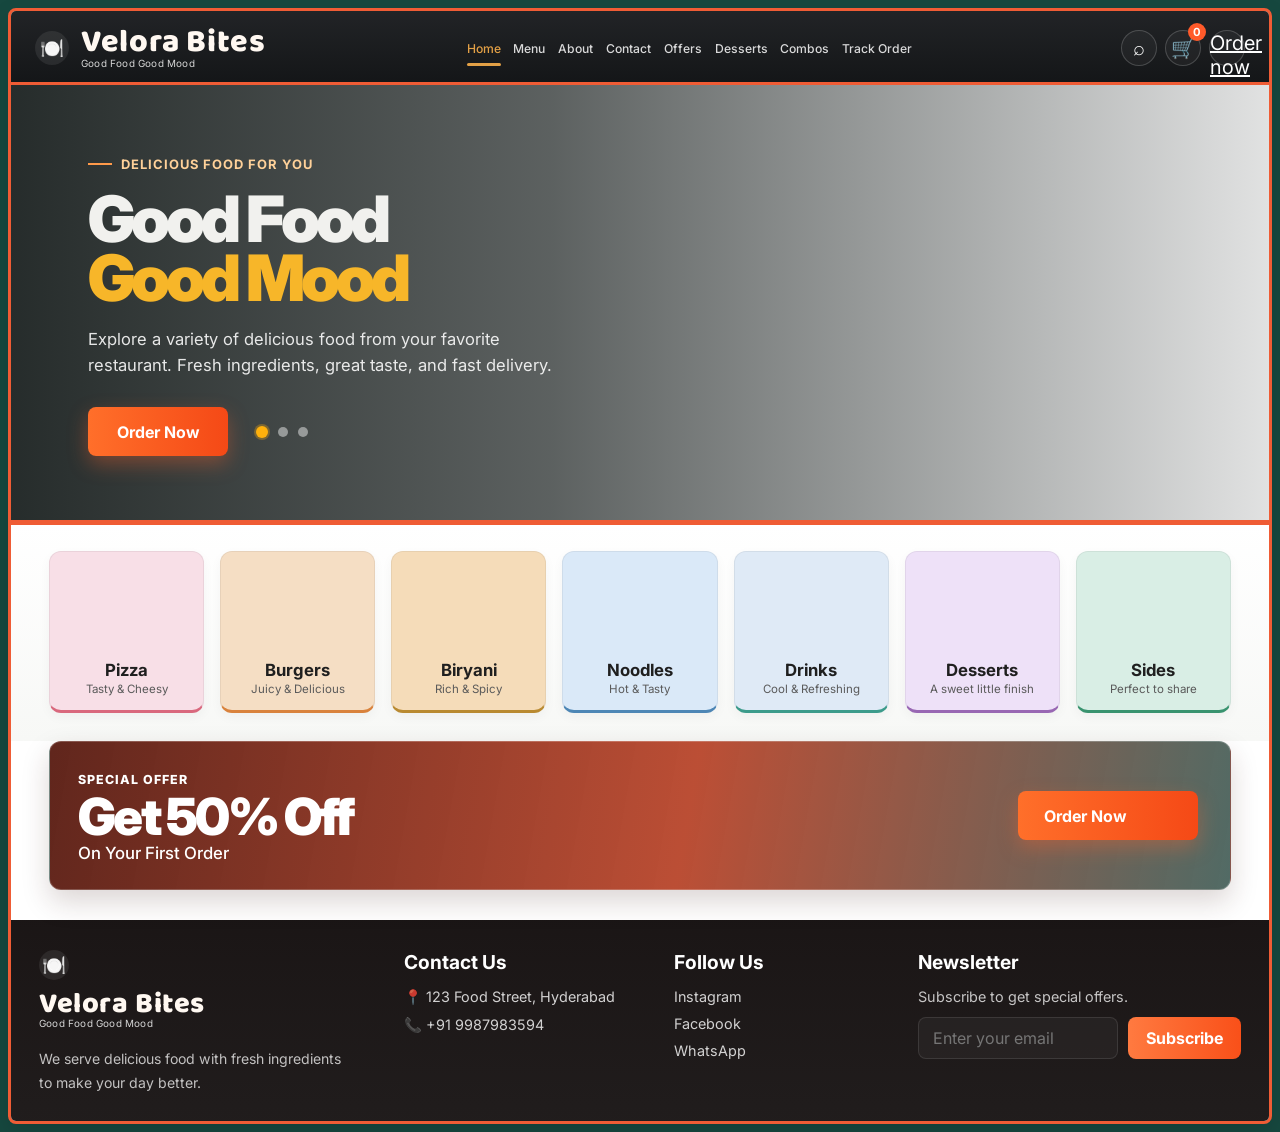
<file: index.html>
<!DOCTYPE html>
<html lang="en">

<head>
  <meta charset="UTF-8" />
  <meta name="viewport" content="width=device-width, initial-scale=1.0" />
  <title>Velora Bites</title>
  <link rel="preconnect" href="https://fonts.googleapis.com" />
  <link rel="preconnect" href="https://fonts.gstatic.com" crossorigin />
  <link
    href="https://fonts.googleapis.com/css2?family=Baloo+2:wght@400;500;600;700;800&family=Inter:wght@400;500;600;700;800;900&display=swap"
    rel="stylesheet" />
  <link rel="stylesheet" href="style.css" />
</head>

<body>
  <div class="page-shell">
    <div id="toast" class="toast" aria-live="polite"></div>

    <div id="checkout-modal" class="checkout-modal">
      <div class="checkout-panel">
        <div class="checkout-header">
          <h3>Your Cart</h3>
          <button type="button" class="close-cart" aria-label="Close cart">×</button>
        </div>
        <div id="cart-items" class="cart-items"></div>
        <div class="checkout-total">
          <span>Total</span>
          <strong id="cart-total">₹0</strong>
        </div>
        <div class="payment-buttons">
          <button type="button" class="pay-btn phonepe">Pay with PhonePe</button>
          <button type="button" class="pay-btn gpay">Pay with Google Pay</button>
          <button type="button" class="pay-btn cod">Cash on Delivery</button>
        </div>
      </div>
    </div>

    <div class="prototype-container">
      <div class="mockup-wrap">
        <div class="website-frame" data-page="home">
          <header class="topbar">
            <div class="brand-group">
              <div class="brand-icon">
                <span>🍽️</span>
              </div>
              <div class="brand-copy">
                <h2>Velora Bites</h2>
                <small>Good Food Good Mood</small>
              </div>
            </div>

            <nav class="nav-links">
              <a href="index.html" class="nav-link active">Home</a>
              <a href="menu.html" class="nav-link">Menu</a>
              <a href="about.html" class="nav-link">About</a>
              <a href="contact.html" class="nav-link">Contact</a>
              <a href="offers.html" class="nav-link">Offers</a>
              <a href="desserts.html" class="nav-link">Desserts</a>
              <a href="combos.html" class="nav-link">Combos</a>
              <a href="track-order.html" class="nav-link">Track Order</a>
            </nav>

            <div class="nav-actions">
              <div class="search-wrapper" aria-label="Search menu">
                <input id="menu-search" class="search-input" type="search" placeholder="Search menu..."
                  aria-label="Search menu" />
              </div>
              <button class="icon-btn search-btn" aria-label="Search">⌕</button>
              <button class="icon-btn cart-btn" aria-label="Cart">
                🛒
                <span class="cart-count">0</span>
              </button>
              <a href="menu.html" class="icon-btn menu-btn" aria-label="Menu">Order now</a>
            </div>
          </header>

          <section id="home-page" class="page-panel active">
            <div class="hero-banner">
              <div class="hero-content">
                <p class="eyebrow">DELICIOUS FOOD FOR YOU</p>
                <h3>Good Food <span>Good Mood</span></h3>
                <p class="hero-copy">
                  Explore a variety of delicious food from your favorite restaurant.
                  Fresh ingredients, great taste, and fast delivery.
                </p>
                <div class="hero-actions">
                  <a href="menu.html" class="order-btn large">Order Now</a>
                  <div class="slider-dots">
                    <span class="dot active"></span>
                    <span class="dot"></span>
                    <span class="dot"></span>
                  </div>
                </div>
              </div>
            </div>

            <div class="category-strip">
              <button type="button" class="category-item pink" data-category="pizza">
                <div class="category-thumb pizza"></div>
                <h4>Pizza</h4>
                <p>Tasty &amp; Cheesy</p>
              </button>

              <button type="button" class="category-item peach" data-category="burgers">
                <div class="category-thumb burgers"></div>
                <h4>Burgers</h4>
                <p>Juicy &amp; Delicious</p>
              </button>

              <button type="button" class="category-item tan" data-category="biryani">
                <div class="category-thumb biryani"></div>
                <h4>Biryani</h4>
                <p>Rich &amp; Spicy</p>
              </button>

              <button type="button" class="category-item light" data-category="noodles">
                <div class="category-thumb noodles"></div>
                <h4>Noodles</h4>
                <p>Hot &amp; Tasty</p>
              </button>

              <button type="button" class="category-item pale" data-category="drinks">
                <div class="category-thumb drinks"></div>
                <h4>Drinks</h4>
                <p>Cool &amp; Refreshing</p>
              </button>

              <button type="button" class="category-item lavender" data-category="desserts">
                <div class="category-thumb desserts"></div>
                <h4>Desserts</h4>
                <p>A sweet little finish</p>
              </button>

              <button type="button" class="category-item mint" data-category="sides">
                <div class="category-thumb sides"></div>
                <h4>Sides</h4>
                <p>Perfect to share</p>
              </button>
            </div>

            <div class="offer-banner">
              <div class="offer-copy">
                <span class="offer-label">SPECIAL OFFER</span>
                <h3>Get 50% Off</h3>
                <p>On Your First Order</p>
              </div>
              <a href="menu.html" class="order-btn banner-btn">Order Now</a>
            </div>
          </section>

          <section id="menu-page" class="page-panel">
            <div class="menu-section no-footer-content">
              <div class="menu-header">
                <h3>Our Special Menu</h3>
                <div class="filter-group">
                  <button class="filter-btn active">All</button>
                  <button class="filter-btn">Pizza</button>
                  <button class="filter-btn">Burgers</button>
                  <button class="filter-btn">Biryani</button>
                  <button class="filter-btn">Noodles</button>
                  <button class="filter-btn">Drinks</button>
                  <button class="filter-btn">Desserts</button>
                  <button class="filter-btn">Sides</button>
                </div>
              </div>

              <div class="menu-grid">
                <article class="food-card" data-category="pizza">
                  <div class="food-image margherita"></div>
                  <div class="food-body">
                    <h4>Margherita Pizza</h4>
                    <p>Classic delight with 100% real mozzarella cheese.</p>
                    <div class="card-row">
                      <span class="price">₹199</span>
                      <a href="menu.html" class="order-btn small">Order Now</a>
                    </div>
                  </div>
                </article>
                <article class="food-card" data-category="biryani">
                  <div class="food-image mutton-biryani"></div>
                  <div class="food-body">
                    <h4>Mutton Dum Biryani</h4>
                    <p>Fragrant basmati rice layered with slow-cooked, tender mutton.</p>
                    <div class="card-row">
                      <span class="price">₹329</span>
                      <a href="menu.html" class="order-btn small">Order Now</a>
                    </div>
                  </div>
                </article>

                <article class="food-card" data-category="burgers">
                  <div class="food-image chicken-burger"></div>
                  <div class="food-body">
                    <h4>Chicken Burger</h4>
                    <p>Juicy chicken patty with fresh lettuce and cheese.</p>
                    <div class="card-row">
                      <span class="price">₹149</span>
                      <a href="menu.html" class="order-btn small">Order Now</a>
                    </div>
                  </div>
                </article>
                <article class="food-card" data-category="drinks">
                  <div class="food-image cold-coffee"></div>
                  <div class="food-body">
                    <h4>Classic Cold Coffee</h4>
                    <p>Chilled coffee blended smooth and topped with a creamy froth.</p>
                    <div class="card-row">
                      <span class="price">₹119</span>
                      <a href="menu.html" class="order-btn small">Order Now</a>
                    </div>
                  </div>
                </article>

                <article class="food-card" data-category="biryani">
                  <div class="food-image chicken-biryani"></div>
                  <div class="food-body">
                    <h4>Chicken Biryani</h4>
                    <p>Aromatic basmati rice with tender chicken.</p>
                    <div class="card-row">
                      <span class="price">₹249</span>
                      <a href="menu.html" class="order-btn small">Order Now</a>
                    </div>
                  </div>
                </article>
                <article class="food-card" data-category="sides">
                  <div class="food-image paneer-tikka"></div>
                  <div class="food-body">
                    <h4>Paneer Tikka Skewers</h4>
                    <p>Smoky grilled paneer with peppers and a mint dip.</p>
                    <div class="card-row">
                      <span class="price">₹199</span>
                      <a href="menu.html" class="order-btn small">Order Now</a>
                    </div>
                  </div>
                </article>

                <article class="food-card" data-category="noodles">
                  <div class="food-image veg-noodles"></div>
                  <div class="food-body">
                    <h4>Veg Noodles</h4>
                    <p>Stir-fried noodles with fresh vegetables.</p>
                    <div class="card-row">
                      <span class="price">₹129</span>
                      <a href="menu.html" class="order-btn small">Order Now</a>
                    </div>
                  </div>
                </article>
                <article class="food-card" data-category="desserts">
                  <div class="food-image kulfi"></div>
                  <div class="food-body">
                    <h4>Malai Kulfi</h4>
                    <p>Traditional creamy kulfi finished with a sprinkle of nuts.</p>
                    <div class="card-row">
                      <span class="price">₹89</span>
                      <a href="menu.html" class="order-btn small">Order Now</a>
                    </div>
                  </div>
                </article>

                <article class="food-card" data-category="pizza">
                  <div class="food-image pizzaspecial"></div>
                  <div class="food-body">
                    <h4>Paneer Supreme</h4>
                    <p>Loaded with paneer, capsicum, onion and herbs.</p>
                    <div class="card-row">
                      <span class="price">₹259</span>
                      <a href="menu.html" class="order-btn small">Order Now</a>
                    </div>
                  </div>
                </article>
                <article class="food-card" data-category="pizza">
                  <div class="food-image tandoori-pizza"></div>
                  <div class="food-body">
                    <h4>Tandoori Chicken Pizza</h4>
                    <p>Smoky tandoori chicken, peppers and melted mozzarella.</p>
                    <div class="card-row">
                      <span class="price">₹299</span>
                      <a href="menu.html" class="order-btn small">Order Now</a>
                    </div>
                  </div>
                </article>

                <article class="food-card" data-category="burgers">
                  <div class="food-image zinger"></div>
                  <div class="food-body">
                    <h4>Zinger Burger</h4>
                    <p>Crispy chicken fillet with spicy mayo and lettuce.</p>
                    <div class="card-row">
                      <span class="price">₹189</span>
                      <a href="menu.html" class="order-btn small">Order Now</a>
                    </div>
                  </div>
                </article>
                <article class="food-card" data-category="burgers">
                  <div class="food-image veggie-burger"></div>
                  <div class="food-body">
                    <h4>Crispy Veggie Burger</h4>
                    <p>Golden veggie patty with crunchy greens and tangy sauce.</p>
                    <div class="card-row">
                      <span class="price">₹139</span>
                      <a href="menu.html" class="order-btn small">Order Now</a>
                    </div>
                  </div>
                </article>

                <article class="food-card" data-category="biryani">
                  <div class="food-image vegbiryani"></div>
                  <div class="food-body">
                    <h4>Veg Biryani</h4>
                    <p>Fragrant rice with vegetables and rich biryani masala.</p>
                    <div class="card-row">
                      <span class="price">₹219</span>
                      <a href="menu.html" class="order-btn small">Order Now</a>
                    </div>
                  </div>
                </article>

                <article class="food-card" data-category="noodles">
                  <div class="food-image cheesy-noodles"></div>
                  <div class="food-body">
                    <h4>Cheesy Noodles</h4>
                    <p>Silky noodles tossed with cheese, veggies and sauce.</p>
                    <div class="card-row">
                      <span class="price">₹179</span>
                      <a href="menu.html" class="order-btn small">Order Now</a>
                    </div>
                  </div>
                </article>
                <article class="food-card" data-category="noodles">
                  <div class="food-image chicken-noodles"></div>
                  <div class="food-body">
                    <h4>Chicken Hakka Noodles</h4>
                    <p>Wok-tossed noodles with tender chicken and crisp vegetables.</p>
                    <div class="card-row">
                      <span class="price">₹199</span>
                      <a href="menu.html" class="order-btn small">Order Now</a>
                    </div>
                  </div>
                </article>

                <article class="food-card" data-category="drinks">
                  <div class="food-image mango-lassi"></div>
                  <div class="food-body">
                    <h4>Mango Lassi</h4>
                    <p>Chilled yogurt drink blended with sweet, ripe mango.</p>
                    <div class="card-row">
                      <span class="price">₹99</span>
                      <a href="menu.html" class="order-btn small">Order Now</a>
                    </div>
                  </div>
                </article>

                <article class="food-card" data-category="drinks">
                  <div class="food-image fresh-lime"></div>
                  <div class="food-body">
                    <h4>Fresh Lime Soda</h4>
                    <p>A bright, sparkling lime cooler served over ice.</p>
                    <div class="card-row">
                      <span class="price">₹79</span>
                      <a href="menu.html" class="order-btn small">Order Now</a>
                    </div>
                  </div>
                </article>
                <article class="food-card" data-category="drinks">
                  <div class="food-image rose-falooda"></div>
                  <div class="food-body">
                    <h4>Rose Falooda</h4>
                    <p>A chilled rose milk dessert with basil seeds and vermicelli.</p>
                    <div class="card-row">
                      <span class="price">₹129</span>
                      <a href="menu.html" class="order-btn small">Order Now</a>
                    </div>
                  </div>
                </article>
                <article class="food-card" data-category="biryani">
                  <div class="food-image dum-biryani"></div>
                  <div class="food-body">
                    <h4>Hyderabadi Dum Biryani</h4>
                    <p>Slow-cooked basmati rice layered with aromatic dum spices.</p>
                    <div class="card-row">
                      <span class="price">₹279</span>
                      <a href="menu.html" class="order-btn small">Order Now</a>
                    </div>
                  </div>
                </article>
                <article class="food-card" data-category="biryani">
                  <div class="food-image paneer-biryani"></div>
                  <div class="food-body">
                    <h4>Paneer Tikka Biryani</h4>
                    <p>Smoky paneer tikka tucked into fragrant masala rice.</p>
                    <div class="card-row">
                      <span class="price">₹259</span>
                      <a href="menu.html" class="order-btn small">Order Now</a>
                    </div>
                  </div>
                </article>
                <article class="food-card" data-category="biryani">
                  <div class="food-image egg-biryani"></div>
                  <div class="food-body">
                    <h4>Spicy Egg Biryani</h4>
                    <p>Masala-coated eggs with saffron rice and crisp onions.</p>
                    <div class="card-row">
                      <span class="price">₹229</span>
                      <a href="menu.html" class="order-btn small">Order Now</a>
                    </div>
                  </div>
                </article>
                <article class="food-card" data-category="biryani">
                  <div class="food-image mushroom-biryani"></div>
                  <div class="food-body">
                    <h4>Mushroom Dum Biryani</h4>
                    <p>Earthy mushrooms and basmati rice cooked with whole spices.</p>
                    <div class="card-row">
                      <span class="price">₹239</span>
                      <a href="menu.html" class="order-btn small">Order Now</a>
                    </div>
                  </div>
                </article>
                <article class="food-card" data-category="sides">
                  <div class="food-image peri-fries"></div>
                  <div class="food-body">
                    <h4>Peri Peri Fries</h4>
                    <p>Crispy fries tossed in a zesty, gently-spiced seasoning.</p>
                    <div class="card-row">
                      <span class="price">₹119</span>
                      <a href="menu.html" class="order-btn small">Order Now</a>
                    </div>
                  </div>
                </article>
                <article class="food-card" data-category="sides">
                  <div class="food-image garlic-bread"></div>
                  <div class="food-body">
                    <h4>Cheesy Garlic Bread</h4>
                    <p>Toasted bread with garlic butter, herbs and melted cheese.</p>
                    <div class="card-row">
                      <span class="price">₹139</span>
                      <a href="menu.html" class="order-btn small">Order Now</a>
                    </div>
                  </div>
                </article>
                <article class="food-card" data-category="sides">
                  <div class="food-image samosa-duo"></div>
                  <div class="food-body">
                    <h4>Crispy Samosa Duo</h4>
                    <p>Two golden potato samosas served with mint chutney.</p>
                    <div class="card-row">
                      <span class="price">₹89</span>
                      <a href="menu.html" class="order-btn small">Order Now</a>
                    </div>
                  </div>
                </article>
                <article class="food-card" data-category="desserts">
                  <div class="food-image gulab-jamun"></div>
                  <div class="food-body">
                    <h4>Gulab Jamun</h4>
                    <p>Soft, warm milk dumplings soaked in fragrant sugar syrup.</p>
                    <div class="card-row">
                      <span class="price">₹89</span>
                      <a href="menu.html" class="order-btn small">Order Now</a>
                    </div>
                  </div>
                </article>
                <article class="food-card" data-category="desserts">
                  <div class="food-image lava-cake"></div>
                  <div class="food-body">
                    <h4>Chocolate Lava Cake</h4>
                    <p>Warm chocolate cake with a rich, gooey centre.</p>
                    <div class="card-row">
                      <span class="price">₹149</span>
                      <a href="menu.html" class="order-btn small">Order Now</a>
                    </div>
                  </div>
                </article>
                <article class="food-card" data-category="desserts">
                  <div class="food-image rasmalai"></div>
                  <div class="food-body">
                    <h4>Rasmalai</h4>
                    <p>Delicate cheese patties in chilled cardamom milk.</p>
                    <div class="card-row">
                      <span class="price">₹109</span>
                      <a href="menu.html" class="order-btn small">Order Now</a>
                    </div>
                  </div>
                </article>
                <article class="food-card" data-category="desserts">
                  <div class="food-image fudge-brownie"></div>
                  <div class="food-body">
                    <h4>Chocolate Fudge Brownie</h4>
                    <p>A rich, fudgy chocolate brownie baked until just set.</p>
                    <div class="card-row">
                      <span class="price">₹129</span>
                      <a href="menu.html" class="order-btn small">Order Now</a>
                    </div>
                  </div>
                </article>
              </div>
              <p class="no-results" hidden>No dishes match your search. Try another name or category.</p>
            </div>
          </section>

          <section id="about-page" class="page-panel">
            <div class="info-page no-footer-content">
              <h3>About Velora Bites</h3>
              <p>Velora Bites is a modern food ordering destination built for people who love great taste, convenience,
                and fresh ingredients. We bring together premium meals, quick delivery, and a warm customer experience.
              </p>
              <div class="info-grid">
                <div class="info-card">
                  <span>🍔</span>
                  <h4>Fresh Food</h4>
                  <p>Only freshly prepared meals using quality ingredients.</p>
                </div>
                <div class="info-card">
                  <span>🚚</span>
                  <h4>Fast Delivery</h4>
                  <p>Quick service to keep your meals hot and delicious.</p>
                </div>
                <div class="info-card">
                  <span>⭐</span>
                  <h4>Best Taste</h4>
                  <p>Curated recipes that satisfy your cravings every time.</p>
                </div>
              </div>
            </div>
          </section>

          <section id="contact-page" class="page-panel">
            <div class="info-page contact-page no-footer-content">
              <h3>Contact Us</h3>
              <div class="contact-layout">
                <div class="contact-box">
                  <h4>Store Address</h4>
                  <p>📍 123 Food Street, Hyderabad</p>
                  <p>📞 +91 9987983594</p>
                  <p>✉️ hello@velorabites.com</p>
                </div>
                <div class="contact-box">
                  <h4>Working Hours</h4>
                  <p>Monday - Saturday: 9:00 AM - 11:00 PM</p>
                  <p>Sunday: 10:00 AM - 9:00 PM</p>
                </div>
              </div>
            </div>
          </section>

          <footer class="site-footer home-footer visible">
            <div class="footer-brand">
              <div class="brand-icon small">
                <span>🍽️</span>
              </div>
              <div class="brand-copy">
                <h2>Velora Bites</h2>
                <small>Good Food Good Mood</small>
              </div>
              <p>
                We serve delicious food with fresh ingredients to make your day better.
              </p>
            </div>

            <div class="footer-contact">
              <h4>Contact Us</h4>
              <ul>
                <li>📍 123 Food Street, Hyderabad</li>
                <li>📞 +91 9987983594</li>
              </ul>
            </div>

            <div class="footer-social">
              <h4>Follow Us</h4>
              <ul>
                <li><a href="https://www.instagram.com/" target="_blank" rel="noopener noreferrer">Instagram</a></li>
                <li><a href="https://www.facebook.com/" target="_blank" rel="noopener noreferrer">Facebook</a></li>
                <li><a href="https://www.whatsapp.com/" target="_blank" rel="noopener noreferrer">WhatsApp</a></li>
              </ul>
            </div>

            <div class="newsletter">
              <h4>Newsletter</h4>
              <p>Subscribe to get special offers.</p>
              <form>
                <input type="email" placeholder="Enter your email" />
                <button type="submit">Subscribe</button>
              </form>
            </div>
          </footer>
        </div>
      </div>
    </div>

  </div>

  <script src="script.js"></script>
</body>

</html>
</file>
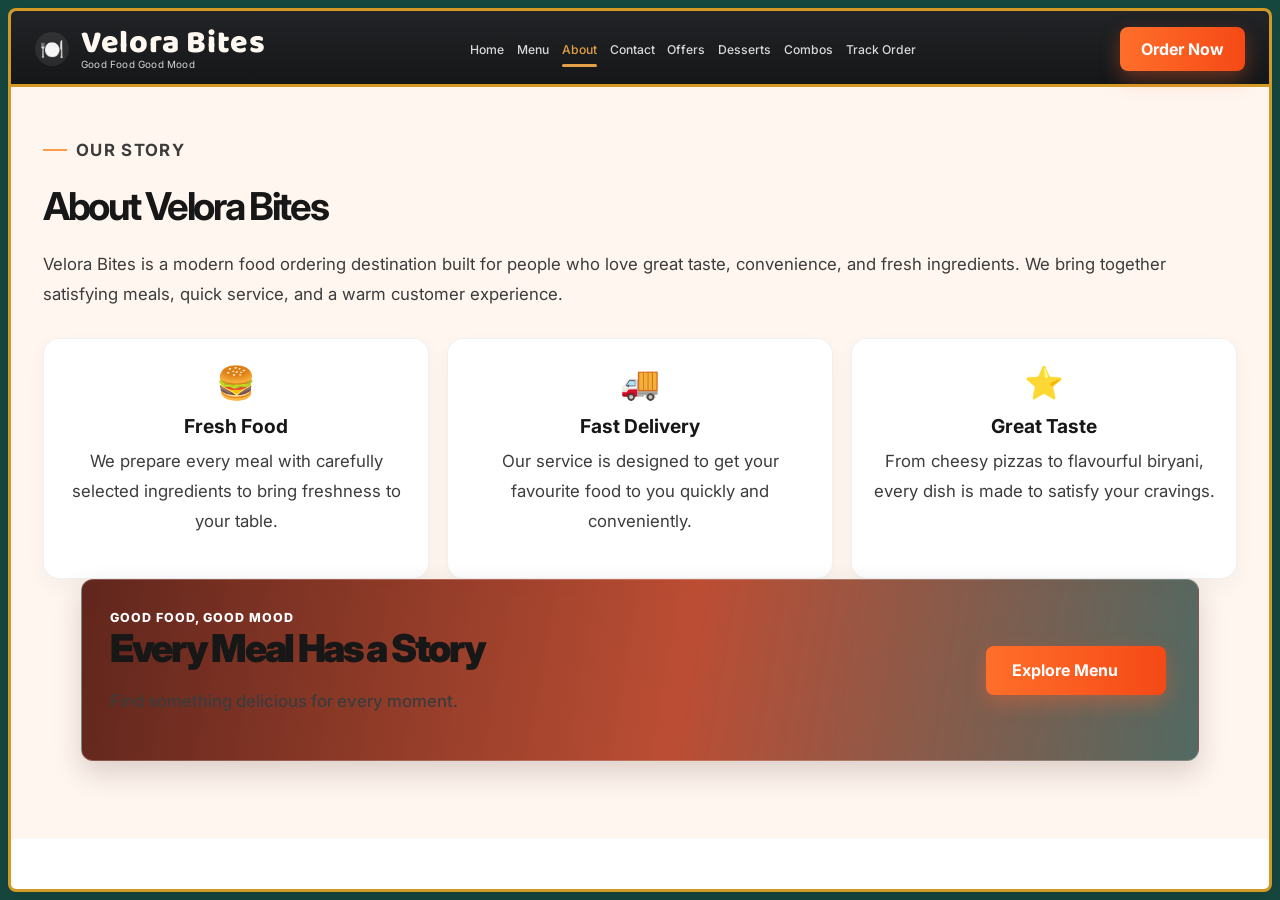
<file: about.html>
<!DOCTYPE html>
<html lang="en">
<head>
  <meta charset="UTF-8">
  <meta name="viewport" content="width=device-width, initial-scale=1.0">
  <title>About | Velora Bites</title>
  <link rel="preconnect" href="https://fonts.googleapis.com">
  <link rel="preconnect" href="https://fonts.gstatic.com" crossorigin>
  <link href="https://fonts.googleapis.com/css2?family=Baloo+2:wght@400;500;600;700;800&family=Inter:wght@400;500;600;700;800;900&display=swap" rel="stylesheet">
  <link rel="stylesheet" href="style.css">
</head>
<body>
  <div class="page-shell">
    <div class="prototype-container">
      <div class="mockup-wrap">
        <div class="website-frame" data-page="about">
          <header class="topbar">
            <a class="brand-group" href="index.html">
              <div class="brand-icon"><span>🍽️</span></div>
              <div class="brand-copy">
                <h2>Velora Bites</h2>
                <small>Good Food Good Mood</small>
              </div>
            </a>
            <nav class="nav-links">
              <a href="index.html" class="nav-link">Home</a>
              <a href="menu.html" class="nav-link ">Menu</a>
              <a href="about.html" class="nav-link active">About</a>
              <a href="contact.html" class="nav-link ">Contact</a>
              <a href="offers.html" class="nav-link">Offers</a>
              <a href="desserts.html" class="nav-link">Desserts</a>
              <a href="combos.html" class="nav-link">Combos</a>
              <a href="track-order.html" class="nav-link">Track Order</a>
            </nav>
            <div class="nav-actions">
              <a href="menu.html" class="order-btn">Order Now</a>
            </div>
          </header>

          <main id="about-page" class="page-panel active">
            <section class="info-page">
              <p class="eyebrow">OUR STORY</p>
              <h3>About Velora Bites</h3>
              <p class="about-intro">Velora Bites is a modern food ordering destination built for people who love great taste, convenience, and fresh ingredients. We bring together satisfying meals, quick service, and a warm customer experience.</p>
              <div class="info-grid">
                <article class="info-card">
                  <span>🍔</span>
                  <h4>Fresh Food</h4>
                  <p>We prepare every meal with carefully selected ingredients to bring freshness to your table.</p>
                </article>
                <article class="info-card">
                  <span>🚚</span>
                  <h4>Fast Delivery</h4>
                  <p>Our service is designed to get your favourite food to you quickly and conveniently.</p>
                </article>
                <article class="info-card">
                  <span>⭐</span>
                  <h4>Great Taste</h4>
                  <p>From cheesy pizzas to flavourful biryani, every dish is made to satisfy your cravings.</p>
                </article>
              </div>
              <div class="offer-banner">
                <div class="offer-copy">
                  <span class="offer-label">GOOD FOOD, GOOD MOOD</span>
                  <h3>Every Meal Has a Story</h3>
                  <p>Find something delicious for every moment.</p>
                </div>
                <a class="order-btn banner-btn" href="menu.html">Explore Menu</a>
              </div>
            </section>
          </main>

          <footer class="site-footer">
            <div class="footer-brand">
              <div class="brand-icon small"><span>🍽️</span></div>
              <div class="brand-copy">
                <h2>Velora Bites</h2>
                <small>Good Food Good Mood</small>
              </div>
              <p>We serve delicious food with fresh ingredients to make your day better.</p>
            </div>
            <div class="footer-contact">
              <h4>Contact Us</h4>
              <ul>
                <li>📍 123 Food Street, Hyderabad</li>
                <li>📞 +91 9987983594</li>
                <li>✉️ hello@velorabites.com</li>
              </ul>
            </div>
            <div class="footer-social">
              <h4>Follow Us</h4>
              <ul>
                <li><a href="https://www.instagram.com/" target="_blank" rel="noopener noreferrer">Instagram</a></li>
                <li><a href="https://www.facebook.com/" target="_blank" rel="noopener noreferrer">Facebook</a></li>
                <li><a href="https://www.whatsapp.com/" target="_blank" rel="noopener noreferrer">WhatsApp</a></li>
              </ul>
            </div>
            <div class="newsletter">
              <h4>Newsletter</h4>
              <p>Subscribe to get special offers.</p>
              <form>
                <input type="email" placeholder="Enter your email" aria-label="Email address" required>
                <button type="submit">Subscribe</button>
              </form>
            </div>
          </footer>
        </div>
      </div>
    </div>
  </div>
</body>
</html>
</file>
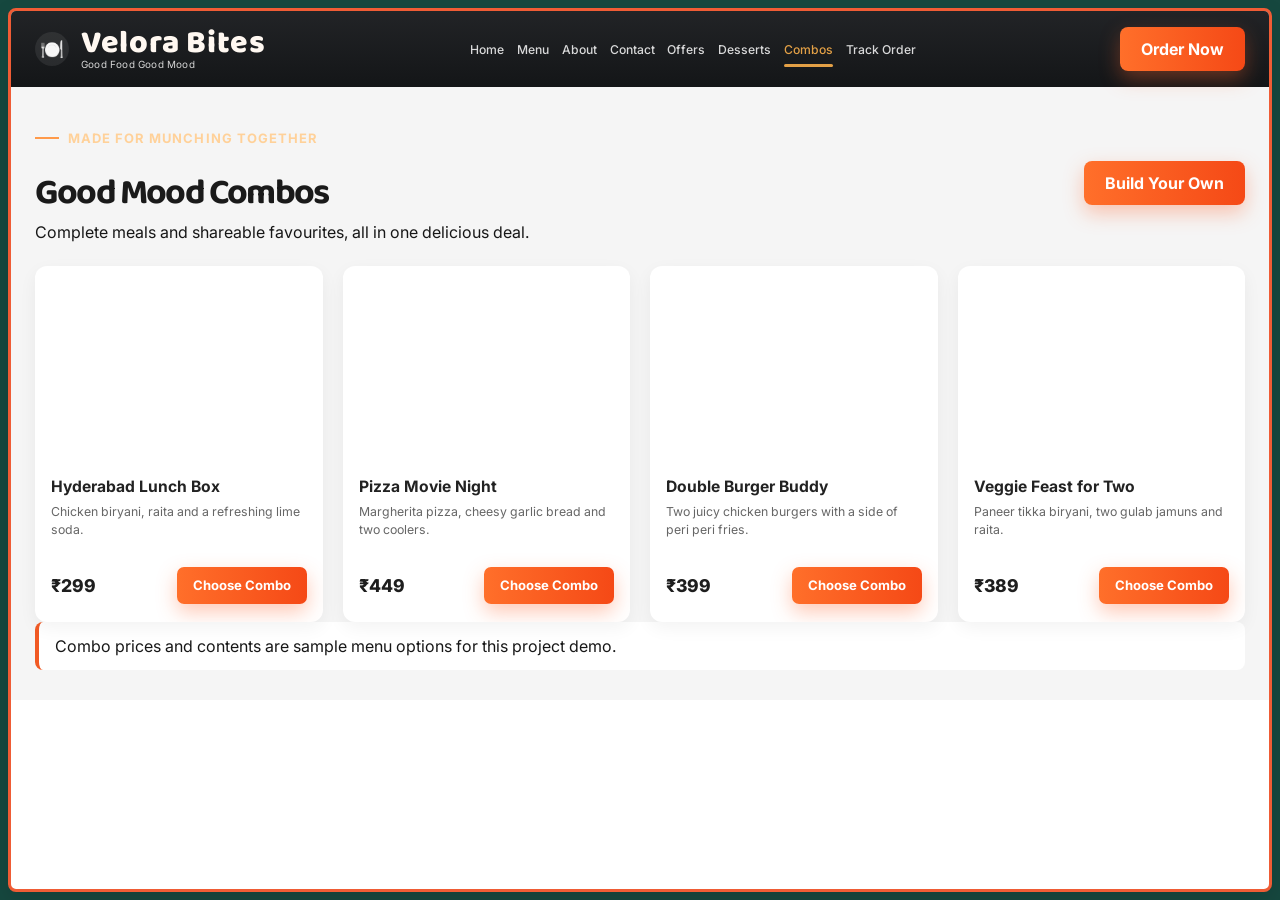
<file: combos.html>
<!DOCTYPE html>
<html lang="en">
<head>
  <meta charset="UTF-8">
  <meta name="viewport" content="width=device-width, initial-scale=1.0">
  <title>Meal Combos | Velora Bites</title>
  <link rel="preconnect" href="https://fonts.googleapis.com">
  <link rel="preconnect" href="https://fonts.gstatic.com" crossorigin>
  <link href="https://fonts.googleapis.com/css2?family=Baloo+2:wght@400;500;600;700;800&family=Inter:wght@400;500;600;700;800;900&display=swap" rel="stylesheet">
  <link rel="stylesheet" href="style.css">
</head>
<body>
  <div class="page-shell">
    <div class="prototype-container">
      <div class="mockup-wrap">
        <div class="website-frame" data-page="combos">
          <header class="topbar">
            <a class="brand-group" href="index.html">
              <div class="brand-icon"><span>🍽️</span></div>
              <div class="brand-copy"><h2>Velora Bites</h2><small>Good Food Good Mood</small></div>
            </a>
            <nav class="nav-links" aria-label="Main navigation">
              <a href="index.html" class="nav-link">Home</a>
              <a href="menu.html" class="nav-link">Menu</a>
              <a href="about.html" class="nav-link">About</a>
              <a href="contact.html" class="nav-link">Contact</a>
              <a href="offers.html" class="nav-link">Offers</a>
              <a href="desserts.html" class="nav-link">Desserts</a>
              <a href="combos.html" class="nav-link active" aria-current="page">Combos</a>
              <a href="track-order.html" class="nav-link">Track Order</a>
            </nav>
            <div class="nav-actions"><a href="menu.html" class="order-btn">Order Now</a></div>
          </header>
          <main class="page-panel active">
            <section class="menu-section">
              <div class="menu-header">
                <div>
                  <p class="eyebrow">MADE FOR MUNCHING TOGETHER</p>
                  <h3>Good Mood Combos</h3>
                  <p>Complete meals and shareable favourites, all in one delicious deal.</p>
                </div>
                <a class="order-btn" href="menu.html">Build Your Own</a>
              </div>
              <div class="menu-grid">
                <article class="food-card">
                  <div class="food-image chicken-biryani"></div>
                  <div class="food-body"><h4>Hyderabad Lunch Box</h4><p>Chicken biryani, raita and a refreshing lime soda.</p><div class="card-row"><span class="price">₹299</span><a class="order-btn small" href="menu.html">Choose Combo</a></div></div>
                </article>
                <article class="food-card">
                  <div class="food-image margherita"></div>
                  <div class="food-body"><h4>Pizza Movie Night</h4><p>Margherita pizza, cheesy garlic bread and two coolers.</p><div class="card-row"><span class="price">₹449</span><a class="order-btn small" href="menu.html">Choose Combo</a></div></div>
                </article>
                <article class="food-card">
                  <div class="food-image chicken-burger"></div>
                  <div class="food-body"><h4>Double Burger Buddy</h4><p>Two juicy chicken burgers with a side of peri peri fries.</p><div class="card-row"><span class="price">₹399</span><a class="order-btn small" href="menu.html">Choose Combo</a></div></div>
                </article>
                <article class="food-card">
                  <div class="food-image vegbiryani"></div>
                  <div class="food-body"><h4>Veggie Feast for Two</h4><p>Paneer tikka biryani, two gulab jamuns and raita.</p><div class="card-row"><span class="price">₹389</span><a class="order-btn small" href="menu.html">Choose Combo</a></div></div>
                </article>
              </div>
              <p class="tracking-note">Combo prices and contents are sample menu options for this project demo.</p>
            </section>
          </main>
        </div>
      </div>
    </div>
  </div>
</body>
</html>
</file>
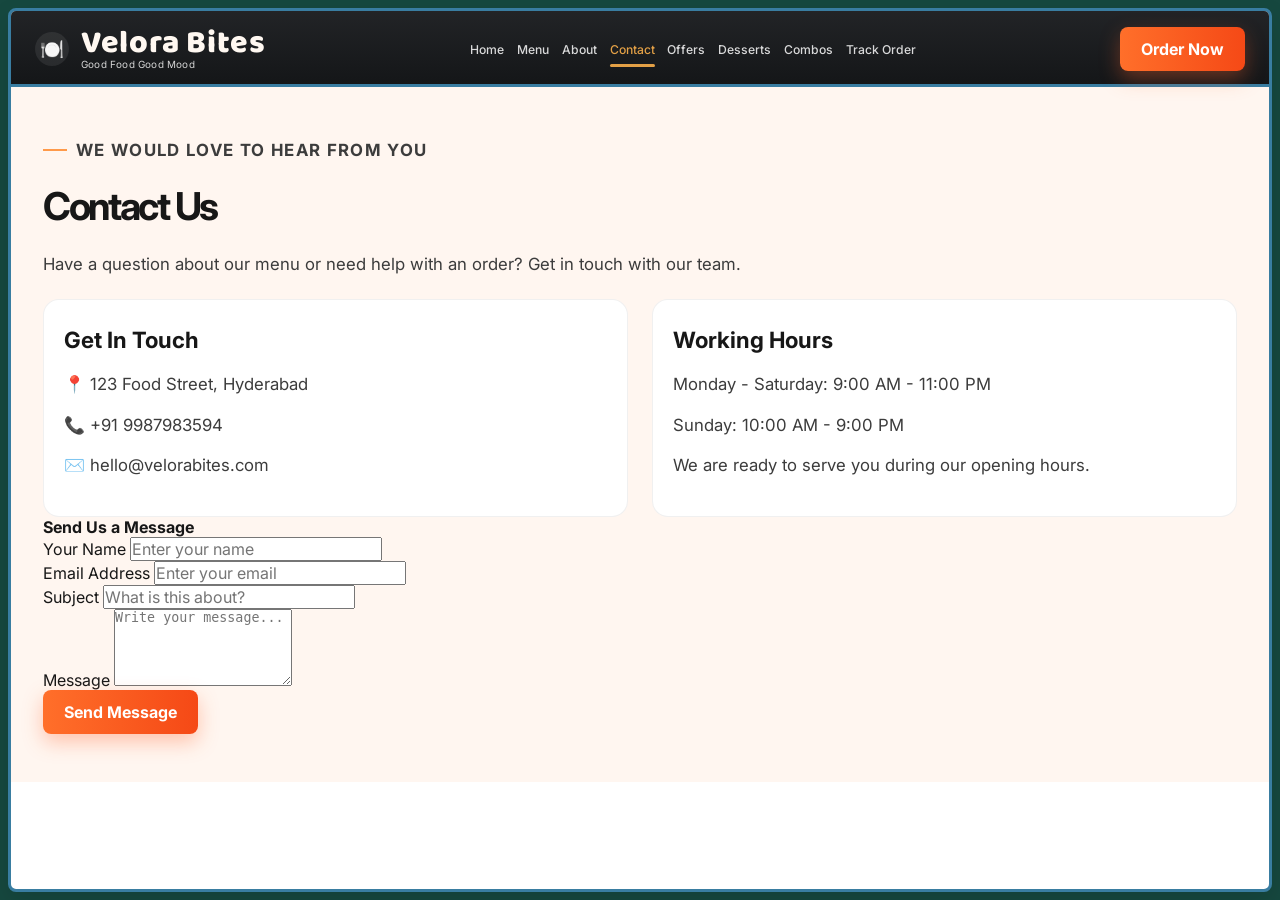
<file: contact.html>
<!DOCTYPE html>
<html lang="en">
<head>
  <meta charset="UTF-8">
  <meta name="viewport" content="width=device-width, initial-scale=1.0">
  <title>Contact | Velora Bites</title>
  <link rel="preconnect" href="https://fonts.googleapis.com">
  <link rel="preconnect" href="https://fonts.gstatic.com" crossorigin>
  <link href="https://fonts.googleapis.com/css2?family=Baloo+2:wght@400;500;600;700;800&family=Inter:wght@400;500;600;700;800;900&display=swap" rel="stylesheet">
  <link rel="stylesheet" href="style.css">
</head>
<body>
  <div class="page-shell">
    <div class="prototype-container">
      <div class="mockup-wrap">
        <div class="website-frame" data-page="contact">
          <header class="topbar">
            <a class="brand-group" href="index.html">
              <div class="brand-icon"><span>🍽️</span></div>
              <div class="brand-copy">
                <h2>Velora Bites</h2>
                <small>Good Food Good Mood</small>
              </div>
            </a>
            <nav class="nav-links">
              <a href="index.html" class="nav-link">Home</a>
              <a href="menu.html" class="nav-link ">Menu</a>
              <a href="about.html" class="nav-link ">About</a>
              <a href="contact.html" class="nav-link active">Contact</a>
              <a href="offers.html" class="nav-link">Offers</a>
              <a href="desserts.html" class="nav-link">Desserts</a>
              <a href="combos.html" class="nav-link">Combos</a>
              <a href="track-order.html" class="nav-link">Track Order</a>
            </nav>
            <div class="nav-actions">
              <a href="menu.html" class="order-btn">Order Now</a>
            </div>
          </header>

          <main id="contact-page" class="page-panel active">
            <section class="info-page contact-page">
              <p class="eyebrow">WE WOULD LOVE TO HEAR FROM YOU</p>
              <h3>Contact Us</h3>
              <p>Have a question about our menu or need help with an order? Get in touch with our team.</p>
              <div class="contact-layout">
                <div class="contact-box">
                  <h4>Get In Touch</h4>
                  <p>📍 123 Food Street, Hyderabad</p>
                  <p>📞 +91 9987983594</p>
                  <p>✉️ hello@velorabites.com</p>
                </div>
                <div class="contact-box">
                  <h4>Working Hours</h4>
                  <p>Monday - Saturday: 9:00 AM - 11:00 PM</p>
                  <p>Sunday: 10:00 AM - 9:00 PM</p>
                  <p>We are ready to serve you during our opening hours.</p>
                </div>
              </div>
              <div class="contact-form-box">
                <h4>Send Us a Message</h4>
                <form class="contact-form" action="#" method="post">
                  <div class="form-row">
                    <label for="name">Your Name</label>
                    <input id="name" name="name" type="text" placeholder="Enter your name" required>
                  </div>
                  <div class="form-row">
                    <label for="email">Email Address</label>
                    <input id="email" name="email" type="email" placeholder="Enter your email" required>
                  </div>
                  <div class="form-row">
                    <label for="subject">Subject</label>
                    <input id="subject" name="subject" type="text" placeholder="What is this about?">
                  </div>
                  <div class="form-row">
                    <label for="message">Message</label>
                    <textarea id="message" name="message" rows="5" placeholder="Write your message..." required></textarea>
                  </div>
                  <button class="order-btn" type="submit">Send Message</button>
                </form>
              </div>
            </section>
          </main>

          <footer class="site-footer">
            <div class="footer-brand">
              <div class="brand-icon small"><span>🍽️</span></div>
              <div class="brand-copy">
                <h2>Velora Bites</h2>
                <small>Good Food Good Mood</small>
              </div>
              <p>We serve delicious food with fresh ingredients to make your day better.</p>
            </div>
            <div class="footer-contact">
              <h4>Contact Us</h4>
              <ul>
                <li>📍 123 Food Street, Hyderabad</li>
                <li>📞 +91 9987983594</li>
                <li>✉️ hello@velorabites.com</li>
              </ul>
            </div>
            <div class="footer-social">
              <h4>Follow Us</h4>
              <ul>
                <li><a href="https://www.instagram.com/" target="_blank" rel="noopener noreferrer">Instagram</a></li>
                <li><a href="https://www.facebook.com/" target="_blank" rel="noopener noreferrer">Facebook</a></li>
                <li><a href="https://www.whatsapp.com/" target="_blank" rel="noopener noreferrer">WhatsApp</a></li>
              </ul>
            </div>
            <div class="newsletter">
              <h4>Newsletter</h4>
              <p>Subscribe to get special offers.</p>
              <form>
                <input type="email" placeholder="Enter your email" aria-label="Email address" required>
                <button type="submit">Subscribe</button>
              </form>
            </div>
          </footer>
        </div>
      </div>
    </div>
  </div>
</body>
</html>
</file>
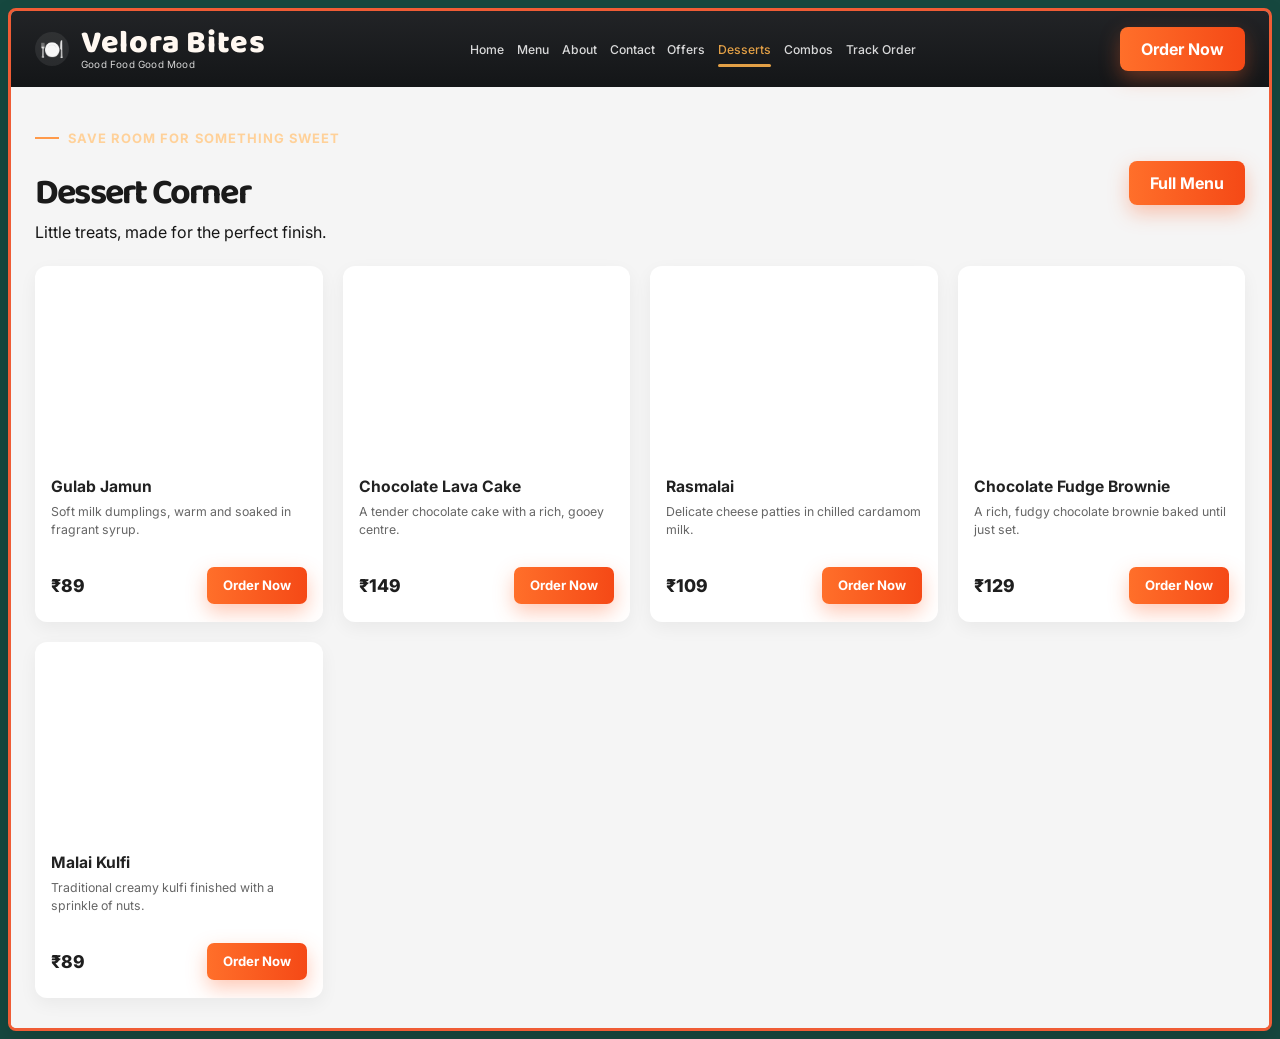
<file: desserts.html>
<!DOCTYPE html>
<html lang="en">
<head>
  <meta charset="UTF-8">
  <meta name="viewport" content="width=device-width, initial-scale=1.0">
  <title>Desserts | Velora Bites</title>
  <link rel="preconnect" href="https://fonts.googleapis.com">
  <link rel="preconnect" href="https://fonts.gstatic.com" crossorigin>
  <link href="https://fonts.googleapis.com/css2?family=Baloo+2:wght@400;500;600;700;800&family=Inter:wght@400;500;600;700;800;900&display=swap" rel="stylesheet">
  <link rel="stylesheet" href="style.css">
</head>
<body>
  <div class="page-shell">
    <div class="prototype-container">
      <div class="mockup-wrap">
        <div class="website-frame" data-page="desserts">
          <header class="topbar">
            <a class="brand-group" href="index.html">
              <div class="brand-icon"><span>🍽️</span></div>
              <div class="brand-copy"><h2>Velora Bites</h2><small>Good Food Good Mood</small></div>
            </a>
            <nav class="nav-links" aria-label="Main navigation">
              <a href="index.html" class="nav-link">Home</a>
              <a href="menu.html" class="nav-link">Menu</a>
              <a href="about.html" class="nav-link">About</a>
              <a href="contact.html" class="nav-link">Contact</a>
              <a href="offers.html" class="nav-link">Offers</a>
              <a href="desserts.html" class="nav-link active" aria-current="page">Desserts</a>
              <a href="combos.html" class="nav-link">Combos</a>
              <a href="track-order.html" class="nav-link">Track Order</a>
            </nav>
            <div class="nav-actions"><a href="menu.html" class="order-btn">Order Now</a></div>
          </header>
          <main class="page-panel active">
            <section class="menu-section">
              <div class="menu-header">
                <div>
                  <p class="eyebrow">SAVE ROOM FOR SOMETHING SWEET</p>
                  <h3>Dessert Corner</h3>
                  <p>Little treats, made for the perfect finish.</p>
                </div>
                <a class="order-btn" href="menu.html">Full Menu</a>
              </div>
              <div class="menu-grid">
                <article class="food-card">
                  <div class="food-image gulab-jamun"></div>
                  <div class="food-body"><h4>Gulab Jamun</h4><p>Soft milk dumplings, warm and soaked in fragrant syrup.</p><div class="card-row"><span class="price">₹89</span><a class="order-btn small" href="contact.html">Order Now</a></div></div>
                </article>
                <article class="food-card">
                  <div class="food-image lava-cake"></div>
                  <div class="food-body"><h4>Chocolate Lava Cake</h4><p>A tender chocolate cake with a rich, gooey centre.</p><div class="card-row"><span class="price">₹149</span><a class="order-btn small" href="contact.html">Order Now</a></div></div>
                </article>
                <article class="food-card">
                  <div class="food-image rasmalai"></div>
                  <div class="food-body"><h4>Rasmalai</h4><p>Delicate cheese patties in chilled cardamom milk.</p><div class="card-row"><span class="price">₹109</span><a class="order-btn small" href="contact.html">Order Now</a></div></div>
                </article>
                <article class="food-card">
                  <div class="food-image fudge-brownie"></div>
                  <div class="food-body"><h4>Chocolate Fudge Brownie</h4><p>A rich, fudgy chocolate brownie baked until just set.</p><div class="card-row"><span class="price">₹129</span><a class="order-btn small" href="contact.html">Order Now</a></div></div>
                </article>
                <article class="food-card">
                  <div class="food-image kulfi"></div>
                  <div class="food-body"><h4>Malai Kulfi</h4><p>Traditional creamy kulfi finished with a sprinkle of nuts.</p><div class="card-row"><span class="price">₹89</span><a class="order-btn small" href="contact.html">Order Now</a></div></div>
                </article>
              </div>
            </section>
          </main>
        </div>
      </div>
    </div>
  </div>
</body>
</html>
</file>
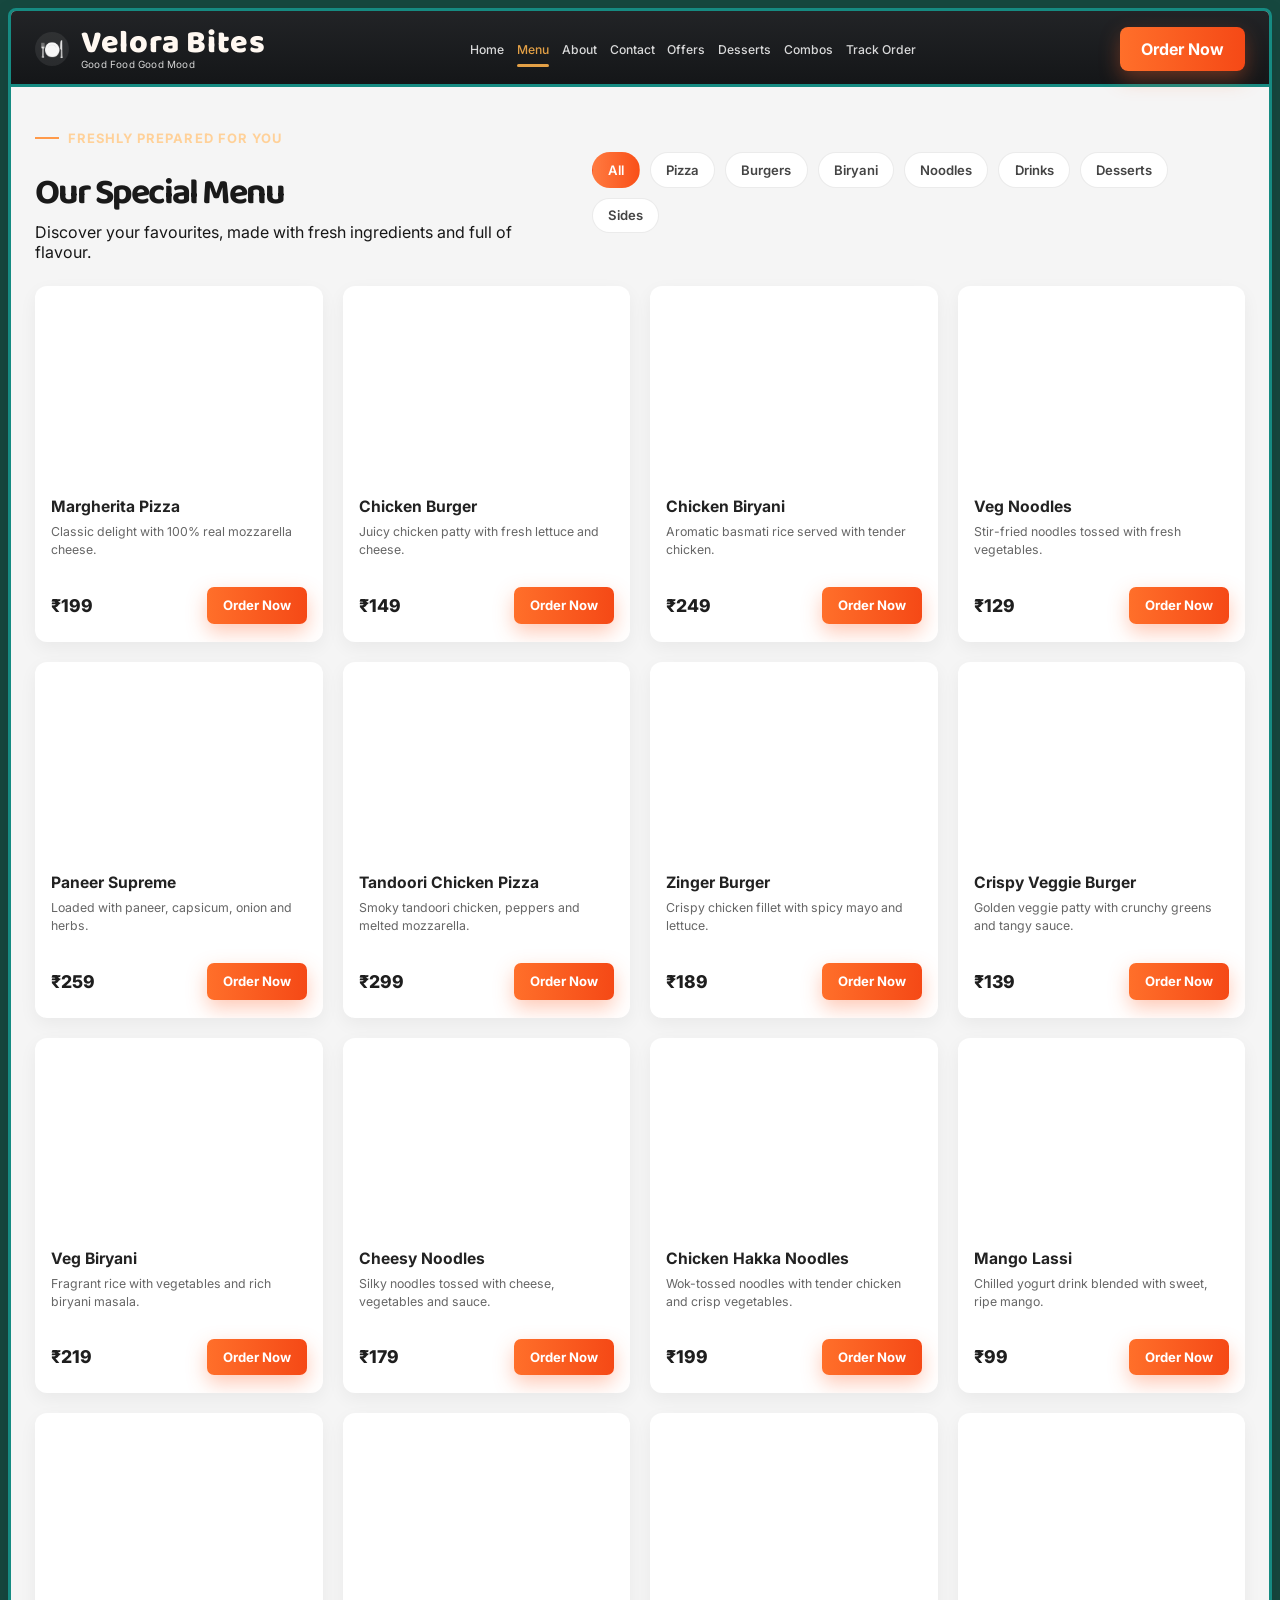
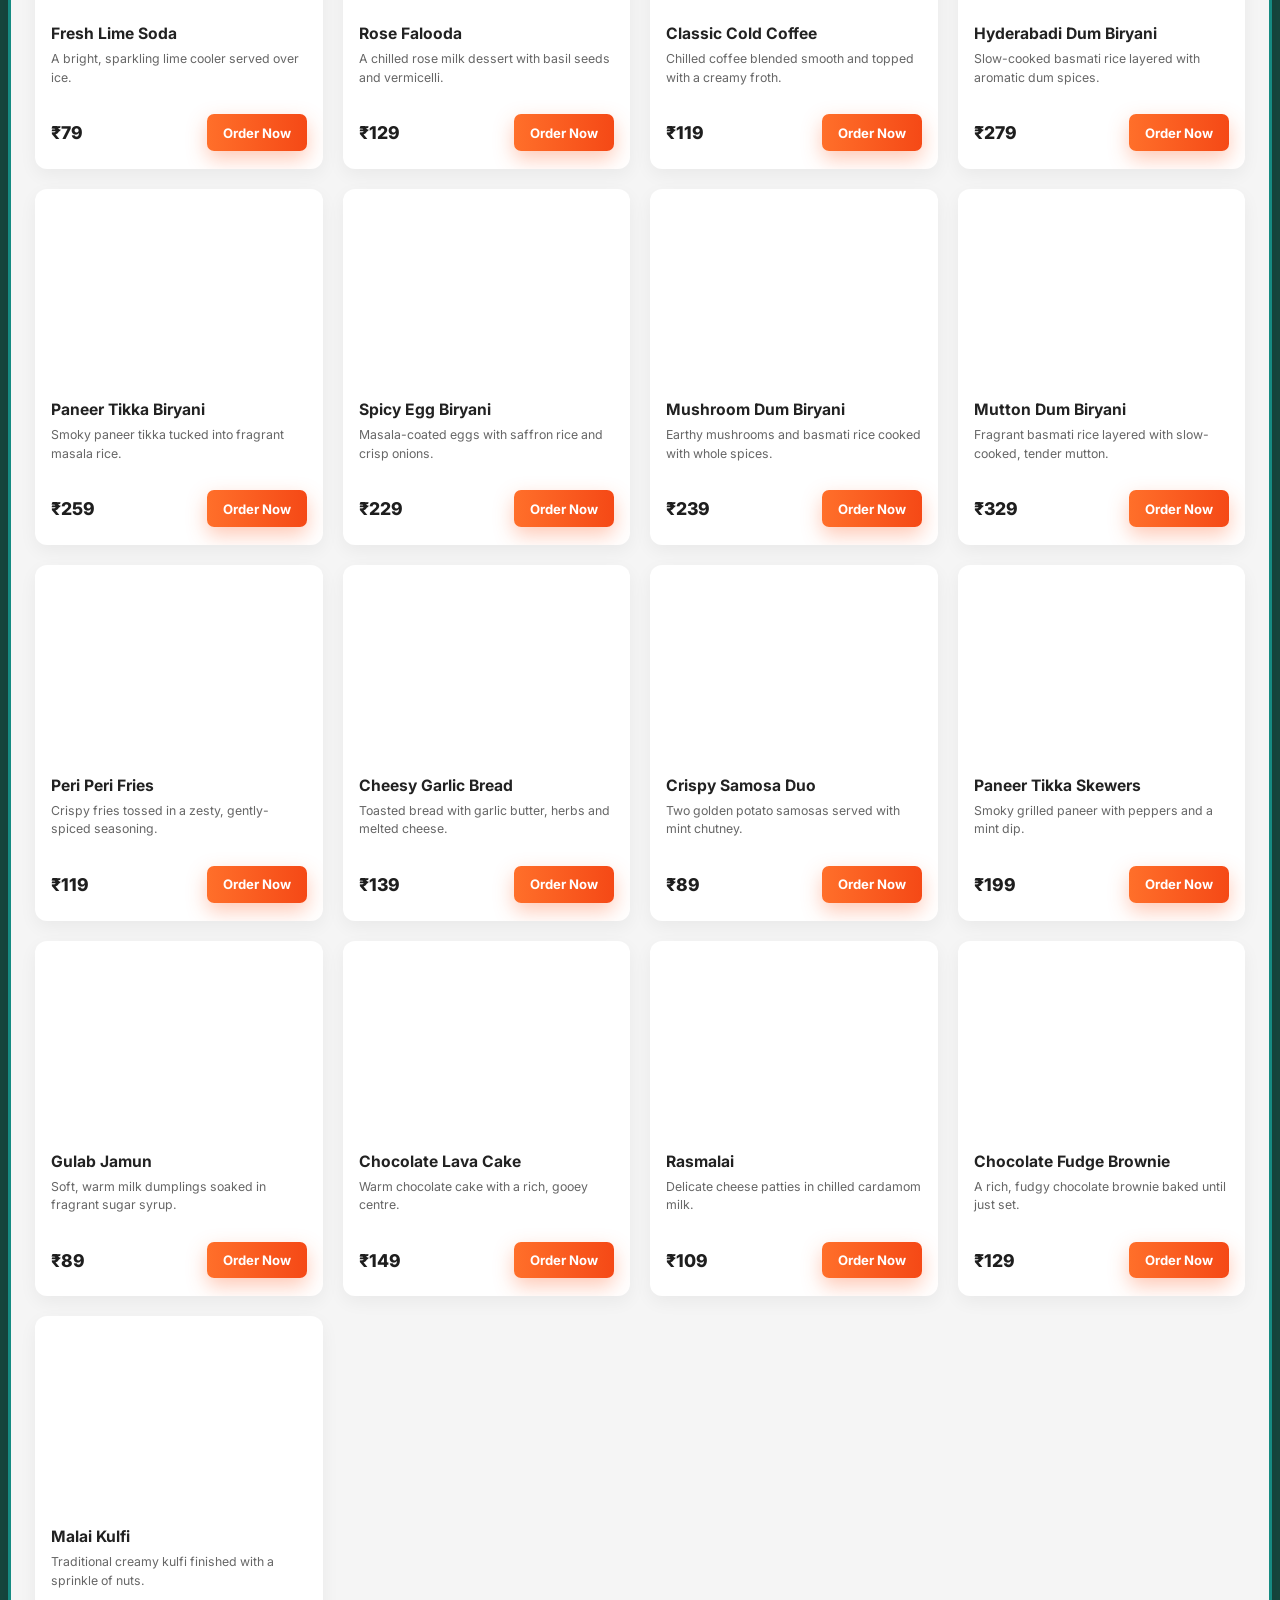
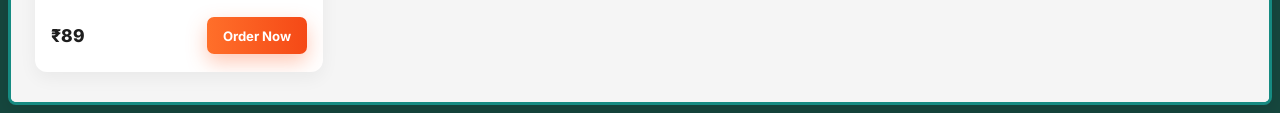
<file: menu.html>
<!DOCTYPE html>
<html lang="en">
<head>
  <meta charset="UTF-8">
  <meta name="viewport" content="width=device-width, initial-scale=1.0">
  <title>Menu | Velora Bites</title>
  <link rel="preconnect" href="https://fonts.googleapis.com">
  <link rel="preconnect" href="https://fonts.gstatic.com" crossorigin>
  <link href="https://fonts.googleapis.com/css2?family=Baloo+2:wght@400;500;600;700;800&family=Inter:wght@400;500;600;700;800;900&display=swap" rel="stylesheet">
  <link rel="stylesheet" href="style.css">
</head>
<body>
  <div class="page-shell">
    <div class="prototype-container">
      <div class="mockup-wrap">
        <div class="website-frame" data-page="menu">
          <header class="topbar">
            <a class="brand-group" href="index.html">
              <div class="brand-icon"><span>🍽️</span></div>
              <div class="brand-copy">
                <h2>Velora Bites</h2>
                <small>Good Food Good Mood</small>
              </div>
            </a>
            <nav class="nav-links">
              <a href="index.html" class="nav-link">Home</a>
              <a href="menu.html" class="nav-link active">Menu</a>
              <a href="about.html" class="nav-link ">About</a>
              <a href="contact.html" class="nav-link ">Contact</a>
              <a href="offers.html" class="nav-link">Offers</a>
              <a href="desserts.html" class="nav-link">Desserts</a>
              <a href="combos.html" class="nav-link">Combos</a>
              <a href="track-order.html" class="nav-link">Track Order</a>
            </nav>
            <div class="nav-actions">
              <a href="menu.html" class="order-btn">Order Now</a>
            </div>
          </header>

          <main id="menu-page" class="page-panel active">
            <section class="menu-section">
              <div class="menu-header">
                <div>
                  <p class="eyebrow">FRESHLY PREPARED FOR YOU</p>
                  <h3>Our Special Menu</h3>
                  <p>Discover your favourites, made with fresh ingredients and full of flavour.</p>
                </div>
                <div class="filter-group" role="group" aria-label="Filter menu by category">
                  <button type="button" class="filter-btn active" data-category="all" aria-pressed="true">All</button>
                  <button type="button" class="filter-btn" data-category="pizza" aria-pressed="false">Pizza</button>
                  <button type="button" class="filter-btn" data-category="burgers" aria-pressed="false">Burgers</button>
                  <button type="button" class="filter-btn" data-category="biryani" aria-pressed="false">Biryani</button>
                  <button type="button" class="filter-btn" data-category="noodles" aria-pressed="false">Noodles</button>
                  <button type="button" class="filter-btn" data-category="drinks" aria-pressed="false">Drinks</button>
                  <button type="button" class="filter-btn" data-category="desserts" aria-pressed="false">Desserts</button>
                  <button type="button" class="filter-btn" data-category="sides" aria-pressed="false">Sides</button>
                </div>
              </div>
              <div class="menu-grid" id="all">
                <article class="food-card" id="pizza" data-category="pizza">
                  <div class="food-image margherita"></div>
                  <div class="food-body">
                    <h4>Margherita Pizza</h4>
                    <p>Classic delight with 100% real mozzarella cheese.</p>
                    <div class="card-row"><span class="price">₹199</span><a class="order-btn small" href="contact.html">Order Now</a></div>
                  </div>
                </article>
                <article class="food-card" id="burgers" data-category="burgers">
                  <div class="food-image chicken-burger"></div>
                  <div class="food-body">
                    <h4>Chicken Burger</h4>
                    <p>Juicy chicken patty with fresh lettuce and cheese.</p>
                    <div class="card-row"><span class="price">₹149</span><a class="order-btn small" href="contact.html">Order Now</a></div>
                  </div>
                </article>
                <article class="food-card" id="biryani" data-category="biryani">
                  <div class="food-image chicken-biryani"></div>
                  <div class="food-body">
                    <h4>Chicken Biryani</h4>
                    <p>Aromatic basmati rice served with tender chicken.</p>
                    <div class="card-row"><span class="price">₹249</span><a class="order-btn small" href="contact.html">Order Now</a></div>
                  </div>
                </article>
                <article class="food-card" id="noodles" data-category="noodles">
                  <div class="food-image veg-noodles"></div>
                  <div class="food-body">
                    <h4>Veg Noodles</h4>
                    <p>Stir-fried noodles tossed with fresh vegetables.</p>
                    <div class="card-row"><span class="price">₹129</span><a class="order-btn small" href="contact.html">Order Now</a></div>
                  </div>
                </article>
                <article class="food-card" data-category="pizza">
                  <div class="food-image pizzaspecial"></div>
                  <div class="food-body">
                    <h4>Paneer Supreme</h4>
                    <p>Loaded with paneer, capsicum, onion and herbs.</p>
                    <div class="card-row"><span class="price">₹259</span><a class="order-btn small" href="contact.html">Order Now</a></div>
                  </div>
                </article>
                <article class="food-card" data-category="pizza">
                  <div class="food-image tandoori-pizza"></div>
                  <div class="food-body">
                    <h4>Tandoori Chicken Pizza</h4>
                    <p>Smoky tandoori chicken, peppers and melted mozzarella.</p>
                    <div class="card-row"><span class="price">₹299</span><a class="order-btn small" href="contact.html">Order Now</a></div>
                  </div>
                </article>
                <article class="food-card" data-category="burgers">
                  <div class="food-image zinger"></div>
                  <div class="food-body">
                    <h4>Zinger Burger</h4>
                    <p>Crispy chicken fillet with spicy mayo and lettuce.</p>
                    <div class="card-row"><span class="price">₹189</span><a class="order-btn small" href="contact.html">Order Now</a></div>
                  </div>
                </article>
                <article class="food-card" data-category="burgers">
                  <div class="food-image veggie-burger"></div>
                  <div class="food-body">
                    <h4>Crispy Veggie Burger</h4>
                    <p>Golden veggie patty with crunchy greens and tangy sauce.</p>
                    <div class="card-row"><span class="price">₹139</span><a class="order-btn small" href="contact.html">Order Now</a></div>
                  </div>
                </article>
                <article class="food-card" data-category="biryani">
                  <div class="food-image vegbiryani"></div>
                  <div class="food-body">
                    <h4>Veg Biryani</h4>
                    <p>Fragrant rice with vegetables and rich biryani masala.</p>
                    <div class="card-row"><span class="price">₹219</span><a class="order-btn small" href="contact.html">Order Now</a></div>
                  </div>
                </article>
                <article class="food-card" data-category="noodles">
                  <div class="food-image cheesy-noodles"></div>
                  <div class="food-body">
                    <h4>Cheesy Noodles</h4>
                    <p>Silky noodles tossed with cheese, vegetables and sauce.</p>
                    <div class="card-row"><span class="price">₹179</span><a class="order-btn small" href="contact.html">Order Now</a></div>
                  </div>
                </article>
                <article class="food-card" data-category="noodles">
                  <div class="food-image chicken-noodles"></div>
                  <div class="food-body">
                    <h4>Chicken Hakka Noodles</h4>
                    <p>Wok-tossed noodles with tender chicken and crisp vegetables.</p>
                    <div class="card-row"><span class="price">₹199</span><a class="order-btn small" href="contact.html">Order Now</a></div>
                  </div>
                </article>
                <article class="food-card" id="drinks" data-category="drinks">
                  <div class="food-image mango-lassi"></div>
                  <div class="food-body">
                    <h4>Mango Lassi</h4>
                    <p>Chilled yogurt drink blended with sweet, ripe mango.</p>
                    <div class="card-row"><span class="price">₹99</span><a class="order-btn small" href="contact.html">Order Now</a></div>
                  </div>
                </article>
                <article class="food-card" data-category="drinks">
                  <div class="food-image fresh-lime"></div>
                  <div class="food-body">
                    <h4>Fresh Lime Soda</h4>
                    <p>A bright, sparkling lime cooler served over ice.</p>
                    <div class="card-row"><span class="price">₹79</span><a class="order-btn small" href="contact.html">Order Now</a></div>
                  </div>
                </article>
                <article class="food-card" data-category="drinks">
                  <div class="food-image rose-falooda"></div>
                  <div class="food-body">
                    <h4>Rose Falooda</h4>
                    <p>A chilled rose milk dessert with basil seeds and vermicelli.</p>
                    <div class="card-row"><span class="price">₹129</span><a class="order-btn small" href="contact.html">Order Now</a></div>
                  </div>
                </article>
                <article class="food-card" data-category="drinks">
                  <div class="food-image cold-coffee"></div>
                  <div class="food-body">
                    <h4>Classic Cold Coffee</h4>
                    <p>Chilled coffee blended smooth and topped with a creamy froth.</p>
                    <div class="card-row"><span class="price">₹119</span><a class="order-btn small" href="contact.html">Order Now</a></div>
                  </div>
                </article>
                <article class="food-card" data-category="biryani">
                  <div class="food-image dum-biryani"></div>
                  <div class="food-body">
                    <h4>Hyderabadi Dum Biryani</h4>
                    <p>Slow-cooked basmati rice layered with aromatic dum spices.</p>
                    <div class="card-row"><span class="price">₹279</span><a class="order-btn small" href="contact.html">Order Now</a></div>
                  </div>
                </article>
                <article class="food-card" data-category="biryani">
                  <div class="food-image paneer-biryani"></div>
                  <div class="food-body">
                    <h4>Paneer Tikka Biryani</h4>
                    <p>Smoky paneer tikka tucked into fragrant masala rice.</p>
                    <div class="card-row"><span class="price">₹259</span><a class="order-btn small" href="contact.html">Order Now</a></div>
                  </div>
                </article>
                <article class="food-card" data-category="biryani">
                  <div class="food-image egg-biryani"></div>
                  <div class="food-body">
                    <h4>Spicy Egg Biryani</h4>
                    <p>Masala-coated eggs with saffron rice and crisp onions.</p>
                    <div class="card-row"><span class="price">₹229</span><a class="order-btn small" href="contact.html">Order Now</a></div>
                  </div>
                </article>
                <article class="food-card" data-category="biryani">
                  <div class="food-image mushroom-biryani"></div>
                  <div class="food-body">
                    <h4>Mushroom Dum Biryani</h4>
                    <p>Earthy mushrooms and basmati rice cooked with whole spices.</p>
                    <div class="card-row"><span class="price">₹239</span><a class="order-btn small" href="contact.html">Order Now</a></div>
                  </div>
                </article>
                <article class="food-card" data-category="biryani">
                  <div class="food-image mutton-biryani"></div>
                  <div class="food-body">
                    <h4>Mutton Dum Biryani</h4>
                    <p>Fragrant basmati rice layered with slow-cooked, tender mutton.</p>
                    <div class="card-row"><span class="price">₹329</span><a class="order-btn small" href="contact.html">Order Now</a></div>
                  </div>
                </article>
                <article class="food-card" id="sides" data-category="sides">
                  <div class="food-image peri-fries"></div>
                  <div class="food-body">
                    <h4>Peri Peri Fries</h4>
                    <p>Crispy fries tossed in a zesty, gently-spiced seasoning.</p>
                    <div class="card-row"><span class="price">₹119</span><a class="order-btn small" href="contact.html">Order Now</a></div>
                  </div>
                </article>
                <article class="food-card" data-category="sides">
                  <div class="food-image garlic-bread"></div>
                  <div class="food-body">
                    <h4>Cheesy Garlic Bread</h4>
                    <p>Toasted bread with garlic butter, herbs and melted cheese.</p>
                    <div class="card-row"><span class="price">₹139</span><a class="order-btn small" href="contact.html">Order Now</a></div>
                  </div>
                </article>
                <article class="food-card" data-category="sides">
                  <div class="food-image samosa-duo"></div>
                  <div class="food-body">
                    <h4>Crispy Samosa Duo</h4>
                    <p>Two golden potato samosas served with mint chutney.</p>
                    <div class="card-row"><span class="price">₹89</span><a class="order-btn small" href="contact.html">Order Now</a></div>
                  </div>
                </article>
                <article class="food-card" data-category="sides">
                  <div class="food-image paneer-tikka"></div>
                  <div class="food-body">
                    <h4>Paneer Tikka Skewers</h4>
                    <p>Smoky grilled paneer with peppers and a mint dip.</p>
                    <div class="card-row"><span class="price">₹199</span><a class="order-btn small" href="contact.html">Order Now</a></div>
                  </div>
                </article>
                <article class="food-card" id="desserts" data-category="desserts">
                  <div class="food-image gulab-jamun"></div>
                  <div class="food-body">
                    <h4>Gulab Jamun</h4>
                    <p>Soft, warm milk dumplings soaked in fragrant sugar syrup.</p>
                    <div class="card-row"><span class="price">₹89</span><a class="order-btn small" href="contact.html">Order Now</a></div>
                  </div>
                </article>
                <article class="food-card" data-category="desserts">
                  <div class="food-image lava-cake"></div>
                  <div class="food-body">
                    <h4>Chocolate Lava Cake</h4>
                    <p>Warm chocolate cake with a rich, gooey centre.</p>
                    <div class="card-row"><span class="price">₹149</span><a class="order-btn small" href="contact.html">Order Now</a></div>
                  </div>
                </article>
                <article class="food-card" data-category="desserts">
                  <div class="food-image rasmalai"></div>
                  <div class="food-body">
                    <h4>Rasmalai</h4>
                    <p>Delicate cheese patties in chilled cardamom milk.</p>
                    <div class="card-row"><span class="price">₹109</span><a class="order-btn small" href="contact.html">Order Now</a></div>
                  </div>
                </article>
                <article class="food-card" data-category="desserts">
                  <div class="food-image fudge-brownie"></div>
                  <div class="food-body">
                    <h4>Chocolate Fudge Brownie</h4>
                    <p>A rich, fudgy chocolate brownie baked until just set.</p>
                    <div class="card-row"><span class="price">₹129</span><a class="order-btn small" href="contact.html">Order Now</a></div>
                  </div>
                </article>
                <article class="food-card" data-category="desserts">
                  <div class="food-image kulfi"></div>
                  <div class="food-body">
                    <h4>Malai Kulfi</h4>
                    <p>Traditional creamy kulfi finished with a sprinkle of nuts.</p>
                    <div class="card-row"><span class="price">₹89</span><a class="order-btn small" href="contact.html">Order Now</a></div>
                  </div>
                </article>
              </div>
            </section>
          </main>

          <footer class="site-footer">
            <div class="footer-brand">
              <div class="brand-icon small"><span>🍽️</span></div>
              <div class="brand-copy">
                <h2>Velora Bites</h2>
                <small>Good Food Good Mood</small>
              </div>
              <p>We serve delicious food with fresh ingredients to make your day better.</p>
            </div>
            <div class="footer-contact">
              <h4>Contact Us</h4>
              <ul>
                <li>📍 123 Food Street, Hyderabad</li>
                <li>📞 +91 9987983594</li>
                <li>✉️ hello@velorabites.com</li>
              </ul>
            </div>
            <div class="footer-social">
              <h4>Follow Us</h4>
              <ul>
                <li><a href="https://www.instagram.com/" target="_blank" rel="noopener noreferrer">Instagram</a></li>
                <li><a href="https://www.facebook.com/" target="_blank" rel="noopener noreferrer">Facebook</a></li>
                <li><a href="https://www.whatsapp.com/" target="_blank" rel="noopener noreferrer">WhatsApp</a></li>
              </ul>
            </div>
            <div class="newsletter">
              <h4>Newsletter</h4>
              <p>Subscribe to get special offers.</p>
              <form>
                <input type="email" placeholder="Enter your email" aria-label="Email address" required>
                <button type="submit">Subscribe</button>
              </form>
            </div>
          </footer>
        </div>
      </div>
    </div>
  </div>
  <script src="menu.js"></script>
</body>
</html>
</file>
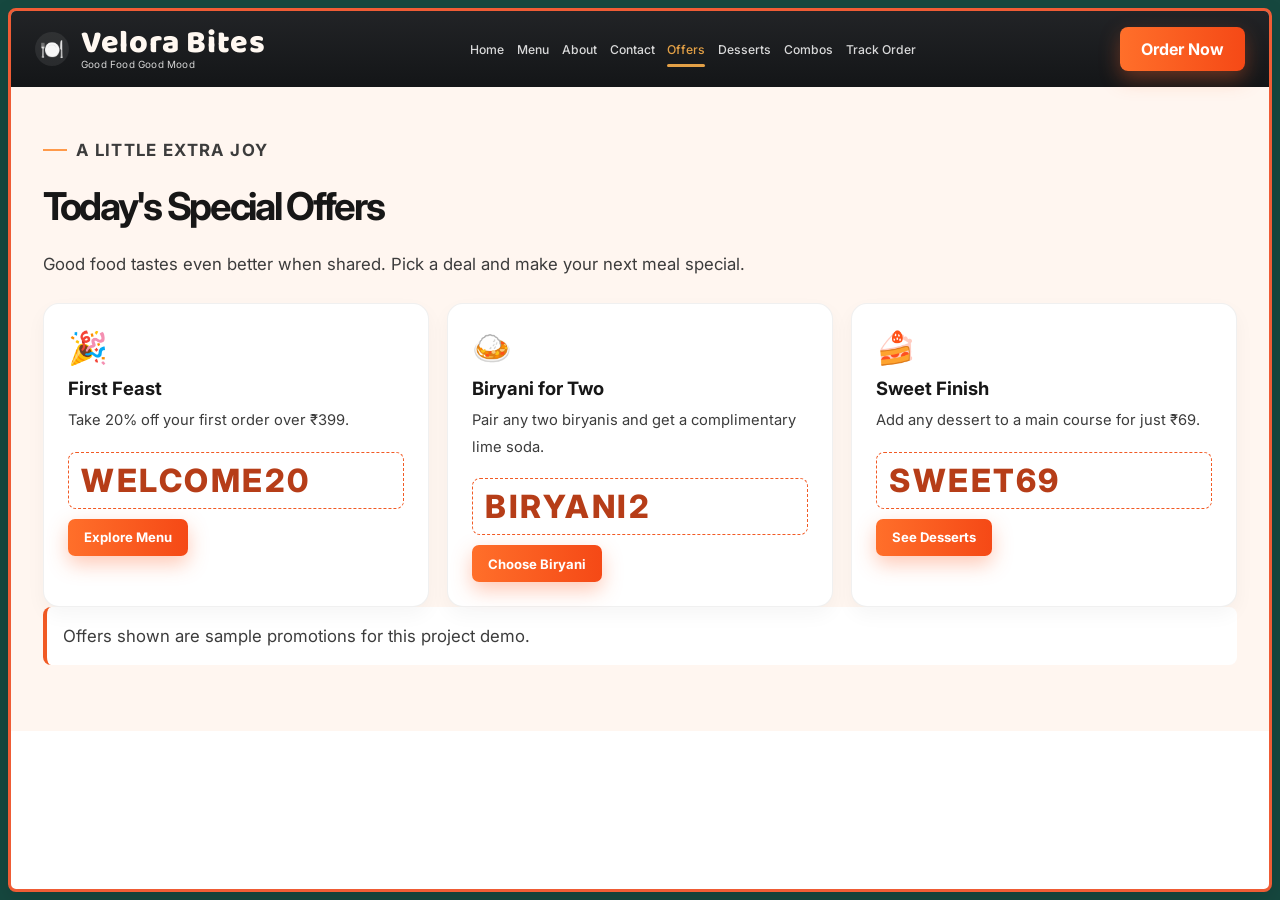
<file: offers.html>
<!DOCTYPE html>
<html lang="en">
<head>
  <meta charset="UTF-8">
  <meta name="viewport" content="width=device-width, initial-scale=1.0">
  <title>Special Offers | Velora Bites</title>
  <link rel="preconnect" href="https://fonts.googleapis.com">
  <link rel="preconnect" href="https://fonts.gstatic.com" crossorigin>
  <link href="https://fonts.googleapis.com/css2?family=Baloo+2:wght@400;500;600;700;800&family=Inter:wght@400;500;600;700;800;900&display=swap" rel="stylesheet">
  <link rel="stylesheet" href="style.css">
</head>
<body>
  <div class="page-shell">
    <div class="prototype-container">
      <div class="mockup-wrap">
        <div class="website-frame" data-page="offers">
          <header class="topbar">
            <a class="brand-group" href="index.html">
              <div class="brand-icon"><span>🍽️</span></div>
              <div class="brand-copy"><h2>Velora Bites</h2><small>Good Food Good Mood</small></div>
            </a>
            <nav class="nav-links" aria-label="Main navigation">
              <a href="index.html" class="nav-link">Home</a>
              <a href="menu.html" class="nav-link">Menu</a>
              <a href="about.html" class="nav-link">About</a>
              <a href="contact.html" class="nav-link">Contact</a>
              <a href="offers.html" class="nav-link active" aria-current="page">Offers</a>
              <a href="desserts.html" class="nav-link">Desserts</a>
              <a href="combos.html" class="nav-link">Combos</a>
              <a href="track-order.html" class="nav-link">Track Order</a>
            </nav>
            <div class="nav-actions"><a href="menu.html" class="order-btn">Order Now</a></div>
          </header>
          <main class="page-panel active">
            <section class="info-page">
              <p class="eyebrow">A LITTLE EXTRA JOY</p>
              <h3>Today's Special Offers</h3>
              <p>Good food tastes even better when shared. Pick a deal and make your next meal special.</p>
              <div class="feature-grid">
                <article class="feature-card">
                  <span>🎉</span>
                  <h4>First Feast</h4>
                  <p>Take 20% off your first order over ₹399.</p>
                  <span class="offer-code">WELCOME20</span>
                  <a class="order-btn small" href="menu.html">Explore Menu</a>
                </article>
                <article class="feature-card">
                  <span>🍛</span>
                  <h4>Biryani for Two</h4>
                  <p>Pair any two biryanis and get a complimentary lime soda.</p>
                  <span class="offer-code">BIRYANI2</span>
                  <a class="order-btn small" href="menu.html">Choose Biryani</a>
                </article>
                <article class="feature-card">
                  <span>🍰</span>
                  <h4>Sweet Finish</h4>
                  <p>Add any dessert to a main course for just ₹69.</p>
                  <span class="offer-code">SWEET69</span>
                  <a class="order-btn small" href="desserts.html">See Desserts</a>
                </article>
              </div>
              <p class="tracking-note">Offers shown are sample promotions for this project demo.</p>
            </section>
          </main>
        </div>
      </div>
    </div>
  </div>
</body>
</html>
</file>
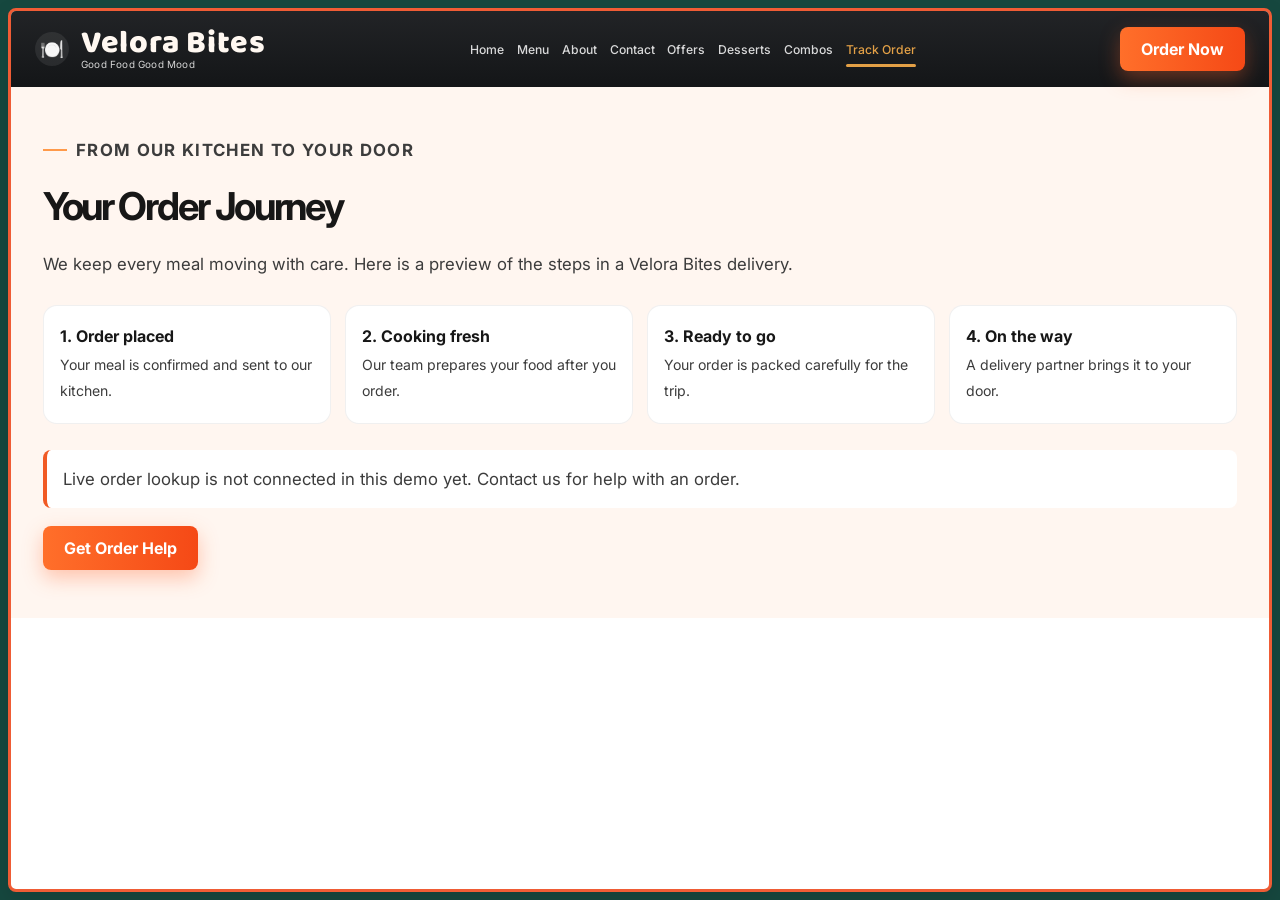
<file: track-order.html>
<!DOCTYPE html>
<html lang="en">
<head>
  <meta charset="UTF-8">
  <meta name="viewport" content="width=device-width, initial-scale=1.0">
  <title>Track Order | Velora Bites</title>
  <link rel="preconnect" href="https://fonts.googleapis.com">
  <link rel="preconnect" href="https://fonts.gstatic.com" crossorigin>
  <link href="https://fonts.googleapis.com/css2?family=Baloo+2:wght@400;500;600;700;800&family=Inter:wght@400;500;600;700;800;900&display=swap" rel="stylesheet">
  <link rel="stylesheet" href="style.css">
</head>
<body>
  <div class="page-shell">
    <div class="prototype-container">
      <div class="mockup-wrap">
        <div class="website-frame" data-page="track-order">
          <header class="topbar">
            <a class="brand-group" href="index.html">
              <div class="brand-icon"><span>🍽️</span></div>
              <div class="brand-copy"><h2>Velora Bites</h2><small>Good Food Good Mood</small></div>
            </a>
            <nav class="nav-links" aria-label="Main navigation">
              <a href="index.html" class="nav-link">Home</a>
              <a href="menu.html" class="nav-link">Menu</a>
              <a href="about.html" class="nav-link">About</a>
              <a href="contact.html" class="nav-link">Contact</a>
              <a href="offers.html" class="nav-link">Offers</a>
              <a href="desserts.html" class="nav-link">Desserts</a>
              <a href="combos.html" class="nav-link">Combos</a>
              <a href="track-order.html" class="nav-link active" aria-current="page">Track Order</a>
            </nav>
            <div class="nav-actions"><a href="menu.html" class="order-btn">Order Now</a></div>
          </header>
          <main class="page-panel active">
            <section class="info-page">
              <p class="eyebrow">FROM OUR KITCHEN TO YOUR DOOR</p>
              <h3>Your Order Journey</h3>
              <p>We keep every meal moving with care. Here is a preview of the steps in a Velora Bites delivery.</p>
              <div class="tracking-steps">
                <article class="tracking-step"><strong>1. Order placed</strong><p>Your meal is confirmed and sent to our kitchen.</p></article>
                <article class="tracking-step"><strong>2. Cooking fresh</strong><p>Our team prepares your food after you order.</p></article>
                <article class="tracking-step"><strong>3. Ready to go</strong><p>Your order is packed carefully for the trip.</p></article>
                <article class="tracking-step"><strong>4. On the way</strong><p>A delivery partner brings it to your door.</p></article>
              </div>
              <p class="tracking-note">Live order lookup is not connected in this demo yet. Contact us for help with an order.</p>
              <a class="order-btn" href="contact.html">Get Order Help</a>
            </section>
          </main>
        </div>
      </div>
    </div>
  </div>
</body>
</html>
</file>
<file: style.css>
:root {
  --bg: #efefef;
  --page-text: #171717;
  --muted: #5e5e5e;
  --accent: #f15a24;
  --accent-2: #ffb200;
  --navy: #101216;
  --navy-2: #171d24;
  --card: #f8f8f8;
  --soft: #f4d7c5;
  --peach: #f7dcb3;
  --tan: #f1d5a7;
  --light: #dfeeff;
  --pale: #dcebf7;
  --shadow: 0 12px 28px rgba(0, 0, 0, 0.12);
}

* {
  box-sizing: border-box;
  margin: 0;
  padding: 0;
}

html {
  scroll-behavior: smooth;
}

body {
  font-family: "Inter", sans-serif;
  background: #16483f;
  color: var(--page-text);
}

img {
  max-width: 100%;
  display: block;
}

button,
input {
  font: inherit;
}

.page-shell {
  width: 100%;
  min-height: 100vh;
  margin: 0;
  padding: 8px;
}

.prototype-container {
  width: 100%;
  margin: 0;
}

.main-title {
  text-align: center;
  font-weight: 800;
  font-size: clamp(2.4rem, 3vw, 4rem);
  color: #0e0e0e;
  letter-spacing: -0.06em;
  margin-top: 12px;
}

.subtitle {
  text-align: center;
  font-size: 1.2rem;
  color: #3d3d3d;
  margin-top: 10px;
  margin-bottom: 18px;
  font-weight: 600;
  letter-spacing: -0.02em;
}

.mockup-wrap {
  position: relative;
  width: 100%;
  margin: 0;
  padding: 0;
}

.website-frame {
  width: 100%;
  min-height: calc(100vh - 16px);
  background: #fff;
  border-radius: 8px;
  box-shadow: var(--shadow);
  overflow: hidden;
  border: 3px solid #ef5c35;
  transition: border-color 0.3s ease;
}

.website-frame[data-page="home"] { border-color: #ef5c35; }
.website-frame[data-page="menu"] { border-color: #168b82; }
.website-frame[data-page="about"] { border-color: #d29a25; }
.website-frame[data-page="contact"] { border-color: #397da1; }

.website-frame[data-page="home"] .topbar { box-shadow: inset 0 -3px #ef5c35; }
.website-frame[data-page="menu"] .topbar { box-shadow: inset 0 -3px #168b82; }
.website-frame[data-page="about"] .topbar { box-shadow: inset 0 -3px #d29a25; }
.website-frame[data-page="contact"] .topbar { box-shadow: inset 0 -3px #397da1; }

.page-panel {
  display: none;
}

.page-panel.active {
  display: block;
}

.topbar {
  position: relative;
  display: flex;
  align-items: center;
  justify-content: space-between;
  background: linear-gradient(180deg, rgba(15, 17, 20, 0.92), rgba(10, 12, 14, 0.96));
  padding: 16px 24px;
  color: white;
  border-radius: 0;
}

.brand-group {
  display: flex;
  align-items: center;
  gap: 12px;
  color: inherit;
  text-decoration: none;
}

.brand-icon {
  width: 34px;
  height: 34px;
  border-radius: 50%;
  background: rgba(255, 255, 255, 0.08);
  display: grid;
  place-items: center;
  font-size: 1.2rem;
}

.brand-copy h2 {
  font-family: "Baloo 2", sans-serif;
  font-weight: 800;
  line-height: 1;
  font-size: 2rem;
  letter-spacing: 0.02em;
  text-transform: none;
  color: #fff8f1;
}

.brand-copy small {
  display: block;
  font-size: 0.62rem;
  color: #d7d7d7;
  letter-spacing: 0.02em;
  margin-top: -2px;
}

.nav-links {
  display: flex;
  align-items: center;
  justify-content: center;
  flex: 1;
  gap: clamp(8px, 1vw, 14px);
  font-size: 0.76rem;
  font-weight: 500;
}

.nav-links a {
  position: relative;
  color: #f4f4f4;
  text-decoration: none;
  opacity: 0.88;
}

.nav-links a.active {
  color: #ffb34c;
}

.nav-links a.active::after {
  content: "";
  position: absolute;
  left: 0;
  right: 0;
  bottom: -10px;
  height: 3px;
  background: #ffb34c;
  border-radius: 2px;
}

.nav-actions {
  display: flex;
  align-items: center;
  gap: 8px;
}

.search-wrapper {
  width: 0;
  opacity: 0;
  overflow: hidden;
  transition: width 0.25s ease, opacity 0.2s ease, margin-right 0.2s ease;
  margin-right: 0;
}

.search-wrapper.visible {
  width: 220px;
  opacity: 1;
  margin-right: 6px;
}

.search-input {
  width: 100%;
  height: 36px;
  border-radius: 999px;
  border: 1px solid rgba(255, 255, 255, 0.18);
  background: rgba(255, 255, 255, 0.06);
  color: #fff;
  padding: 0 14px;
  outline: none;
}

.search-input::placeholder {
  color: rgba(255, 255, 255, 0.68);
}

.icon-btn {
  width: 36px;
  height: 36px;
  border-radius: 50%;
  border: 1px solid rgba(255, 255, 255, 0.18);
  background: rgba(255, 255, 255, 0.04);
  color: white;
  font-size: 1.25rem;
  cursor: pointer;
}

.order-btn {
  display: inline-block;
  border: none;
  background: linear-gradient(90deg, #ff6f2a, #f54916);
  color: #fff;
  text-decoration: none;
  font-weight: 700;
  border-radius: 8px;
  padding: 0.75rem 1.3rem;
  box-shadow: 0 8px 20px rgba(255, 99, 46, 0.35);
  cursor: pointer;
  transition: transform 0.2s ease;
}

.order-btn:hover {
  transform: translateY(-1px);
}

.order-btn.large {
  padding: 0.9rem 1.8rem;
  font-size: 1rem;
}

.order-btn.small {
  padding: 0.65rem 1rem;
  font-size: 0.82rem;
  border-radius: 7px;
}

.hero-banner {
  position: relative;
  min-height: 440px;
  background:
    linear-gradient(90deg, rgba(8, 15, 14, 0.88) 0%, rgba(8, 15, 14, 0.66) 43%, rgba(8, 15, 14, 0.12) 100%),
    url("https://images.unsplash.com/photo-1568901346375-23c9450c58cd?auto=format&fit=crop&w=1400&q=80") center/cover no-repeat;
  padding: 58px clamp(28px, 6vw, 88px);
  display: flex;
  align-items: center;
  border-bottom: 5px solid #ef5c35;
}

.hero-content {
  max-width: 560px;
  color: #fff;
}

.eyebrow {
  display: inline-flex;
  align-items: center;
  gap: 9px;
  font-size: 0.81rem;
  letter-spacing: 0.08em;
  color: #ffd199;
  font-weight: 700;
  margin-bottom: 18px;
}

.eyebrow::before {
  content: "";
  width: 24px;
  height: 2px;
  background: #ff9a4a;
}

.hero-banner h3 {
  font-size: clamp(2.7rem, 5vw, 5.5rem);
  line-height: 0.92;
  letter-spacing: -0.06em;
  font-weight: 900;
  margin-bottom: 18px;
  color: #f1f1ee;
}

.hero-banner h3 span {
  display: block;
  color: #f7b629;
}

.hero-copy {
  font-size: 1.04rem;
  line-height: 1.6;
  color: rgba(255, 255, 255, 0.88);
  max-width: 490px;
}

.hero-actions {
  display: flex;
  align-items: center;
  gap: 20px;
  margin-top: 28px;
}

.slider-dots {
  display: flex;
  align-items: center;
  gap: 10px;
  margin-left: 8px;
}

.dot {
  width: 10px;
  height: 10px;
  border-radius: 50%;
  background: rgba(255, 255, 255, 0.45);
  display: inline-block;
}

.dot.active {
  width: 12px;
  height: 12px;
  background: #ffb10c;
  box-shadow: 0 0 0 2px rgba(255, 177, 12, 0.3);
}

.category-strip {
  display: grid;
  grid-template-columns: repeat(7, minmax(0, 1fr));
  gap: 16px;
  background: linear-gradient(180deg, #fff 0%, #f7f8f6 100%);
  padding: 26px clamp(18px, 3vw, 38px) 28px;
}

.category-item {
  width: 100%;
  border: 1px solid rgba(31, 31, 31, 0.06);
  color: inherit;
  font: inherit;
  background: #fff;
  border-radius: 12px;
  padding: 12px 12px 14px;
  text-align: center;
  box-shadow: 0 4px 12px rgba(0, 0, 0, 0.04);
  cursor: pointer;
  transition: transform 0.2s ease, box-shadow 0.2s ease;
}

.category-item:hover,
.category-item:focus-visible {
  transform: translateY(-3px);
  box-shadow: 0 9px 20px rgba(0, 0, 0, 0.12);
}

.category-item:focus-visible {
  outline: 3px solid var(--accent);
  outline-offset: 3px;
}

.category-item.pink { background: #f8dfe7; }
.category-item.peach { background: #f5dec4; }
.category-item.tan { background: #f5dcb9; }
.category-item.light { background: #dae9f8; }
.category-item.pale { background: #dfeaf6; }
.category-item.lavender { background: #eee1f8; }
.category-item.mint { background: #d9eee5; }

.category-item.pink { border-bottom: 3px solid #d9687d; }
.category-item.peach { border-bottom: 3px solid #d9823c; }
.category-item.tan { border-bottom: 3px solid #b98a31; }
.category-item.light { border-bottom: 3px solid #4d86b5; }
.category-item.pale { border-bottom: 3px solid #3c9b8b; }
.category-item.lavender { border-bottom: 3px solid #9867b3; }
.category-item.mint { border-bottom: 3px solid #39936f; }

.category-thumb {
  height: 86px;
  border-radius: 14px;
  background-size: cover;
  background-position: center;
  margin-bottom: 10px;
}

.category-thumb.pizza {
  background-image: url("https://images.pexels.com/photos/31596394/pexels-photo-31596394.jpeg?auto=compress&cs=tinysrgb&w=700");
}

.category-thumb.burgers {
  background-image: url("https://images.pexels.com/photos/34407059/pexels-photo-34407059.jpeg?auto=compress&cs=tinysrgb&w=700");
}

.category-thumb.biryani {
  background-image: url("https://images.pexels.com/photos/9738983/pexels-photo-9738983.jpeg?auto=compress&cs=tinysrgb&w=700");
}

.category-thumb.noodles {
  background-image: url("https://images.pexels.com/photos/4223948/pexels-photo-4223948.jpeg?auto=compress&cs=tinysrgb&w=700");
}

.category-thumb.drinks {
  background-image: url("https://images.pexels.com/photos/14509267/pexels-photo-14509267.jpeg?auto=compress&cs=tinysrgb&w=700");
}

.category-thumb.desserts {
  background-image: url("https://images.pexels.com/photos/7406887/pexels-photo-7406887.jpeg?auto=compress&cs=tinysrgb&w=700");
}

.category-thumb.sides {
  background-image: url("https://images.pexels.com/photos/1586942/pexels-photo-1586942.jpeg?auto=compress&cs=tinysrgb&w=700");
}

.category-item h4 {
  font-size: 1.05rem;
  margin-bottom: 2px;
  color: #1f1f1f;
  font-weight: 700;
}

.category-item p {
  color: #5a5a5a;
  font-size: 0.72rem;
}

.menu-section {
  background: #f5f5f5;
  padding: 36px 24px 30px;
}

.menu-header {
  display: flex;
  align-items: center;
  justify-content: space-between;
  gap: 20px;
  margin-bottom: 24px;
}

.menu-header h3 {
  font-family: "Baloo 2", sans-serif;
  font-size: clamp(1.85rem, 2.8vw, 3.1rem);
  letter-spacing: -0.05em;
  color: #1a1a1a;
}

.filter-group {
  display: flex;
  flex-wrap: wrap;
  gap: 10px;
  align-items: center;
}

.filter-btn {
  border: 1px solid rgba(0, 0, 0, 0.08);
  background: #fff;
  color: #444;
  text-decoration: none;
  border-radius: 999px;
  padding: 0.55rem 0.95rem;
  font-size: 0.82rem;
  font-weight: 600;
  cursor: pointer;
}

.filter-btn.active {
  background: linear-gradient(90deg, #ff7a40, #f95019);
  color: white;
  border-color: transparent;
}

.menu-grid {
  display: grid;
  grid-template-columns: repeat(4, minmax(0, 1fr));
  gap: 20px;
}

.no-results {
  padding: 36px 12px;
  color: var(--muted);
  text-align: center;
  grid-column: 1 / -1;
}

.food-card {
  background: #fff;
  border-radius: 12px;
  overflow: hidden;
  box-shadow: 0 6px 18px rgba(0, 0, 0, 0.05);
}

.food-card[hidden] {
  display: none;
}

.food-image {
  height: 195px;
  background-position: center;
  background-size: cover;
}

.margherita {
  background-image: url("https://images.pexels.com/photos/31596394/pexels-photo-31596394.jpeg?auto=compress&cs=tinysrgb&w=700");
}

.chicken-burger {
  background-image: url("https://images.pexels.com/photos/34407059/pexels-photo-34407059.jpeg?auto=compress&cs=tinysrgb&w=700");
}

.chicken-biryani {
  background-image: url("https://images.pexels.com/photos/4224304/pexels-photo-4224304.jpeg?auto=compress&cs=tinysrgb&w=700");
}

.veg-noodles {
  background-image: url("https://images.pexels.com/photos/37165674/pexels-photo-37165674.jpeg?auto=compress&cs=tinysrgb&w=700");
}

.pizzaspecial {
  background-image: url("https://images.pexels.com/photos/11974636/pexels-photo-11974636.jpeg?auto=compress&cs=tinysrgb&w=700");
}

.zinger {
  background-image: url("https://images.pexels.com/photos/9207184/pexels-photo-9207184.jpeg?auto=compress&cs=tinysrgb&w=700");
}

.vegbiryani {
  background-image: url("https://images.pexels.com/photos/9738983/pexels-photo-9738983.jpeg?auto=compress&cs=tinysrgb&w=700");
}

.cheesy-noodles {
  background-image: url("https://images.pexels.com/photos/4223948/pexels-photo-4223948.jpeg?auto=compress&cs=tinysrgb&w=700");
}

.mango-lassi {
  background-image: url("https://images.pexels.com/photos/14509267/pexels-photo-14509267.jpeg?auto=compress&cs=tinysrgb&w=700");
}

.fresh-lime {
  background-image: url("https://images.pexels.com/photos/36268523/pexels-photo-36268523.jpeg?auto=compress&cs=tinysrgb&w=700");
}

.dum-biryani {
  background-image: url("https://images.pexels.com/photos/39536492/pexels-photo-39536492.jpeg?auto=compress&cs=tinysrgb&w=700");
}

.paneer-biryani {
  background-image: url("https://images.pexels.com/photos/9609865/pexels-photo-9609865.jpeg?auto=compress&cs=tinysrgb&w=700");
}

.egg-biryani {
  background-image: url("https://images.pexels.com/photos/31537385/pexels-photo-31537385.jpeg?auto=compress&cs=tinysrgb&w=700");
}

.peri-fries {
  background-image: url("https://images.pexels.com/photos/1586942/pexels-photo-1586942.jpeg?auto=compress&cs=tinysrgb&w=700");
}

.garlic-bread {
  background-image: url("https://images.pexels.com/photos/13062441/pexels-photo-13062441.jpeg?auto=compress&cs=tinysrgb&w=700");
}

.gulab-jamun {
  background-image: url("https://images.pexels.com/photos/7406887/pexels-photo-7406887.jpeg?auto=compress&cs=tinysrgb&w=700");
}

.lava-cake {
  background-image: url("https://images.pexels.com/photos/39214403/pexels-photo-39214403.jpeg?auto=compress&cs=tinysrgb&w=700");
}

.rasmalai {
  background-image: url("https://images.pexels.com/photos/36236282/pexels-photo-36236282.jpeg?auto=compress&cs=tinysrgb&w=700");
}

.tandoori-pizza {
  background-image: url("https://images.pexels.com/photos/5639547/pexels-photo-5639547.jpeg?auto=compress&cs=tinysrgb&w=700");
}

.veggie-burger {
  background-image: url("https://images.pexels.com/photos/5555667/pexels-photo-5555667.jpeg?auto=compress&cs=tinysrgb&w=700");
}

.mushroom-biryani {
  background-image: url("https://images.pexels.com/photos/9738983/pexels-photo-9738983.jpeg?auto=compress&cs=tinysrgb&w=700");
}

.chicken-noodles {
  background-image: url("https://images.pexels.com/photos/34170981/pexels-photo-34170981.jpeg?auto=compress&cs=tinysrgb&w=700");
}

.rose-falooda {
  background-image: url("https://images.pexels.com/photos/18646641/pexels-photo-18646641.jpeg?auto=compress&cs=tinysrgb&w=700");
}

.samosa-duo {
  background-image: url("https://images.pexels.com/photos/37153389/pexels-photo-37153389.jpeg?auto=compress&cs=tinysrgb&w=700");
}

.fudge-brownie {
  background-image: url("https://images.pexels.com/photos/40262827/pexels-photo-40262827.jpeg?auto=compress&cs=tinysrgb&w=700");
}

.mutton-biryani {
  background-image: url("https://images.pexels.com/photos/9609856/pexels-photo-9609856.jpeg?auto=compress&cs=tinysrgb&w=700");
}

.cold-coffee {
  background-image: url("https://images.pexels.com/photos/33542190/pexels-photo-33542190.jpeg?auto=compress&cs=tinysrgb&w=700");
}

.paneer-tikka {
  background-image: url("https://images.pexels.com/photos/33430558/pexels-photo-33430558.jpeg?auto=compress&cs=tinysrgb&w=700");
}

.kulfi {
  background-image: url("https://images.pexels.com/photos/29699512/pexels-photo-29699512.jpeg?auto=compress&cs=tinysrgb&w=700");
}

.food-body {
  padding: 16px 16px 18px;
}

.food-body h4 {
  font-size: 0.98rem;
  margin-bottom: 7px;
  color: #222;
}

.food-body p {
  font-size: 0.77rem;
  line-height: 1.5;
  color: #666;
  min-height: 48px;
}

.card-row {
  display: flex;
  align-items: center;
  justify-content: space-between;
  margin-top: 16px;
}

.price {
  font-size: 1.1rem;
  font-weight: 800;
  color: #1e1e1e;
}

.offer-banner {
  position: relative;
  margin: 16px 0 0;
  background:
    linear-gradient(100deg, rgba(90, 29, 19, 0.96), rgba(180, 59, 31, 0.9) 54%, rgba(43, 74, 67, 0.82)),
    url("https://images.unsplash.com/photo-1513104890138-7c749659a591?auto=format&fit=crop&w=1400&q=80") center/cover no-repeat;
  min-height: 140px;
  display: flex;
  align-items: center;
  justify-content: space-between;
  padding: 26px 32px 26px 28px;
  border-radius: 12px;
  border: 1px solid rgba(255, 255, 255, 0.22);
  box-shadow: 0 12px 28px rgba(62, 30, 20, 0.18);
  overflow: hidden;
  margin: 0 clamp(18px, 3vw, 38px) 30px;
}

.offer-copy {
  color: #fff;
}

.offer-label {
  display: inline-block;
  font-size: 0.78rem;
  font-weight: 800;
  letter-spacing: 0.08em;
  margin-bottom: 6px;
}

.offer-copy h3 {
  font-size: clamp(2.2rem, 4vw, 3.7rem);
  line-height: 0.9;
  font-weight: 900;
  letter-spacing: -0.05em;
}

.offer-copy p {
  font-size: 1.05rem;
  font-weight: 500;
  margin-top: 4px;
}

.banner-btn {
  padding: 0.9rem 1.6rem;
  min-width: 180px;
  font-size: 1rem;
}

.site-footer {
  display: none;
  grid-template-columns: 1.25fr 0.9fr 0.8fr 1.2fr;
  gap: 28px;
  background: linear-gradient(180deg, rgba(22, 17, 17, 0.98), rgba(28, 24, 24, 0.98));
  color: #f0f0f0;
  padding: 30px 28px 26px;
}

.site-footer.visible {
  display: grid;
}

.footer-brand {
  padding-right: 24px;
}

.footer-brand .brand-icon {
  width: 30px;
  height: 30px;
  margin-bottom: 10px;
}

.footer-brand .brand-copy h2 {
  font-size: 1.8rem;
}

.footer-brand p {
  margin-top: 18px;
  color: rgba(255, 255, 255, 0.73);
  line-height: 1.7;
  font-size: 0.88rem;
}

.footer-links h4,
.footer-contact h4,
.footer-social h4,
.newsletter h4 {
  font-size: 1.2rem;
  margin-bottom: 14px;
  color: #fff;
}

.footer-links ul,
.footer-contact ul,
.footer-social ul {
  list-style: none;
  display: grid;
  gap: 10px;
  color: rgba(255, 255, 255, 0.8);
  font-size: 0.9rem;
}

.footer-links a,
.footer-social a {
  color: rgba(255, 255, 255, 0.8);
  text-decoration: none;
}

.footer-links a:hover,
.footer-social a:hover {
  color: #ffb34c;
}

.newsletter p {
  font-size: 0.9rem;
  color: rgba(255, 255, 255, 0.75);
  margin-bottom: 12px;
}

.newsletter form {
  display: flex;
  align-items: center;
  gap: 10px;
  flex-wrap: wrap;
}

.newsletter input {
  flex: 1;
  min-width: 160px;
  border: 1px solid rgba(255, 255, 255, 0.1);
  background: rgba(255, 255, 255, 0.04);
  height: 42px;
  border-radius: 8px;
  padding: 0 14px;
  color: #fff;
  outline: none;
}

.newsletter button {
  border: none;
  background: linear-gradient(90deg, #ff7a40, #f95019);
  color: #fff;
  border-radius: 8px;
  height: 42px;
  padding: 0 18px;
  font-weight: 700;
  cursor: pointer;
}

.annot-box {
  position: absolute;
  left: -16px;
  display: inline-flex;
  align-items: center;
  justify-content: center;
  background: rgba(255, 255, 255, 0.7);
  border: 2px solid rgba(0, 82, 255, 0.8);
  color: #1c1c1c;
  border-radius: 8px;
  padding: 8px 12px;
  font-size: 0.8rem;
  font-weight: 700;
  box-shadow: 0 0 0 2px rgba(255, 255, 255, 0.7);
  z-index: 3;
}

.annot-1 { top: 32px; }
.annot-2 { top: 126px; }
.annot-3 { top: 470px; }
.annot-4 { top: 674px; }
.annot-5 { top: 940px; }
.annot-6 { top: 1060px; }

.arrow {
  display: inline-block;
  width: 18px;
  height: 18px;
  margin-left: 6px;
  position: relative;
}

.arrow::before {
  content: "";
  position: absolute;
  inset: 0;
  border-top: 2px solid rgba(0, 82, 255, 0.9);
  border-right: 2px solid rgba(0, 82, 255, 0.9);
  transform: rotate(45deg);
}

.arrow-right {
  transform: translateX(4px);
}

.toast {
  position: fixed;
  right: 24px;
  bottom: 24px;
  background: rgba(17, 17, 17, 0.95);
  color: #fff;
  padding: 12px 18px;
  border-radius: 10px;
  box-shadow: 0 12px 30px rgba(0, 0, 0, 0.18);
  opacity: 0;
  transform: translateY(12px);
  pointer-events: none;
  transition: all 0.25s ease;
  z-index: 50;
  font-weight: 600;
}

.toast.show {
  opacity: 1;
  transform: translateY(0);
}

.checkout-modal {
  position: fixed;
  inset: 0;
  background: rgba(14, 14, 14, 0.6);
  display: none;
  align-items: center;
  justify-content: center;
  z-index: 90;
  padding: 20px;
}

.checkout-modal.show {
  display: flex;
}

.checkout-panel {
  width: min(520px, 100%);
  background: #fff;
  border-radius: 20px;
  box-shadow: 0 24px 60px rgba(0, 0, 0, 0.2);
  padding: 24px;
}

.checkout-header {
  display: flex;
  align-items: center;
  justify-content: space-between;
  margin-bottom: 18px;
}

.checkout-header h3 {
  font-size: 2rem;
  letter-spacing: -0.05em;
}

.close-cart {
  border: none;
  background: #f6f6f6;
  width: 34px;
  height: 34px;
  border-radius: 50%;
  font-size: 1.5rem;
  cursor: pointer;
}

.cart-items {
  display: grid;
  gap: 12px;
  max-height: 260px;
  overflow-y: auto;
  padding-right: 6px;
}

.cart-item {
  display: flex;
  align-items: center;
  justify-content: space-between;
  gap: 12px;
  border: 1px solid rgba(0, 0, 0, 0.06);
  border-radius: 12px;
  padding: 12px 14px;
}

.cart-item strong {
  display: block;
  font-size: 0.96rem;
  margin-bottom: 4px;
}

.cart-item small {
  color: #666;
}

.cart-item-actions {
  display: flex;
  align-items: center;
  gap: 8px;
  font-weight: 700;
}

.qty-btn {
  width: 26px;
  height: 26px;
  border: none;
  background: #f3f3f3;
  border-radius: 8px;
  cursor: pointer;
  font-weight: 700;
}

.checkout-total {
  display: flex;
  align-items: center;
  justify-content: space-between;
  margin-top: 18px;
  padding-top: 18px;
  border-top: 1px solid rgba(0, 0, 0, 0.08);
  font-size: 1.08rem;
}

.payment-buttons {
  display: grid;
  grid-template-columns: repeat(2, minmax(0, 1fr));
  gap: 12px;
  margin-top: 20px;
}

.pay-btn {
  border: none;
  color: #fff;
  padding: 0.9rem 1rem;
  border-radius: 12px;
  font-weight: 700;
  cursor: pointer;
}

.phonepe {
  background: linear-gradient(135deg, #5f2eea, #8d66ff);
}

.gpay {
  background: linear-gradient(135deg, #1a73e8, #4db6ff);
}

.cod {
  grid-column: 1 / -1;
  background: linear-gradient(135deg, #168b82, #2dad91);
}

.empty-cart {
  text-align: center;
  color: #666;
  padding: 28px 12px;
}

.cart-btn {
  position: relative;
}

.cart-count {
  position: absolute;
  top: -8px;
  right: -6px;
  min-width: 18px;
  height: 18px;
  background: #ff5a2a;
  border-radius: 50%;
  display: grid;
  place-items: center;
  font-size: 0.7rem;
  font-weight: 700;
  color: #fff;
}

.info-page {
  background: #fff6f0;
  padding: 48px 32px;
  min-height: 420px;
}

.info-page h3 {
  font-size: clamp(2.2rem, 3vw, 3rem);
  letter-spacing: -0.06em;
  margin-bottom: 20px;
  color: #171717;
}

.info-page p {
  font-size: 1.05rem;
  line-height: 1.8;
  color: #3c3c3c;
  margin-bottom: 18px;
}

.info-grid {
  margin-top: 28px;
  display: grid;
  grid-template-columns: repeat(3, minmax(0, 1fr));
  gap: 18px;
}

.info-card {
  background: #fff;
  border: 1px solid rgba(0, 0, 0, 0.06);
  border-radius: 16px;
  padding: 24px 18px;
  text-align: center;
  box-shadow: 0 8px 20px rgba(0, 0, 0, 0.04);
}

.info-card span {
  font-size: 2rem;
  display: inline-block;
  margin-bottom: 12px;
}

.info-card h4 {
  font-size: 1.2rem;
  margin-bottom: 8px;
}

.contact-layout {
  display: grid;
  grid-template-columns: repeat(2, minmax(0, 1fr));
  gap: 24px;
  margin-top: 20px;
}

.contact-box {
  background: #fff;
  border: 1px solid rgba(0, 0, 0, 0.06);
  border-radius: 16px;
  padding: 26px 20px;
}

.contact-box h4 {
  font-size: 1.4rem;
  margin-bottom: 16px;
}

.contact-box p {
  margin-bottom: 10px;
}

.feature-grid {
  display: grid;
  grid-template-columns: repeat(3, minmax(0, 1fr));
  gap: 18px;
  margin-top: 24px;
}

.feature-card {
  background: #fff;
  border: 1px solid rgba(0, 0, 0, 0.06);
  border-radius: 16px;
  padding: 24px;
  box-shadow: 0 8px 20px rgba(0, 0, 0, 0.04);
}

.feature-card span {
  display: block;
  font-size: 2rem;
  margin-bottom: 10px;
}

.feature-card h4 {
  margin-bottom: 8px;
  font-size: 1.15rem;
}

.feature-card p {
  font-size: 0.92rem;
}

.offer-code {
  display: inline-block;
  margin: 8px 0 14px;
  padding: 8px 12px;
  border: 1px dashed #f15a24;
  border-radius: 8px;
  color: #b63d18;
  font-weight: 800;
  letter-spacing: 0.08em;
}

.tracking-steps {
  display: grid;
  grid-template-columns: repeat(4, minmax(0, 1fr));
  gap: 14px;
  margin: 26px 0;
  counter-reset: step;
}

.tracking-step {
  position: relative;
  padding: 20px 16px;
  border-radius: 14px;
  background: #fff;
  border: 1px solid rgba(0, 0, 0, 0.06);
}

.tracking-step strong {
  display: block;
  margin-bottom: 6px;
}

.tracking-step p {
  margin: 0;
  font-size: 0.88rem;
}

.tracking-note {
  padding: 14px 16px;
  background: #fff;
  border-left: 4px solid var(--accent);
  border-radius: 8px;
}

@media (max-width: 1100px) {
  .nav-links {
    gap: 10px;
  }

  .menu-grid {
    grid-template-columns: repeat(2, minmax(0, 1fr));
  }

  .category-strip {
    grid-template-columns: repeat(4, minmax(0, 1fr));
  }

  .site-footer {
    grid-template-columns: repeat(2, minmax(0, 1fr));
  }
}

@media (max-width: 780px) {
  .mockup-wrap {
    padding-left: 0;
  }

  .annot-box {
    display: none;
  }

  .topbar {
    flex-wrap: wrap;
    gap: 16px;
  }

  .nav-links {
    order: 3;
    width: 100%;
    flex-basis: 100%;
    flex-wrap: wrap;
    justify-content: center;
  }

  .category-strip {
    grid-template-columns: repeat(2, minmax(0, 1fr));
  }

  .menu-header {
    flex-direction: column;
    align-items: flex-start;
  }

  .menu-grid {
    grid-template-columns: 1fr;
  }

  .feature-grid,
  .tracking-steps {
    grid-template-columns: 1fr;
  }

  .offer-banner {
    flex-direction: column;
    text-align: center;
    align-items: flex-start;
    gap: 18px;
  }

  .site-footer {
    grid-template-columns: 1fr;
  }
}
</file>
